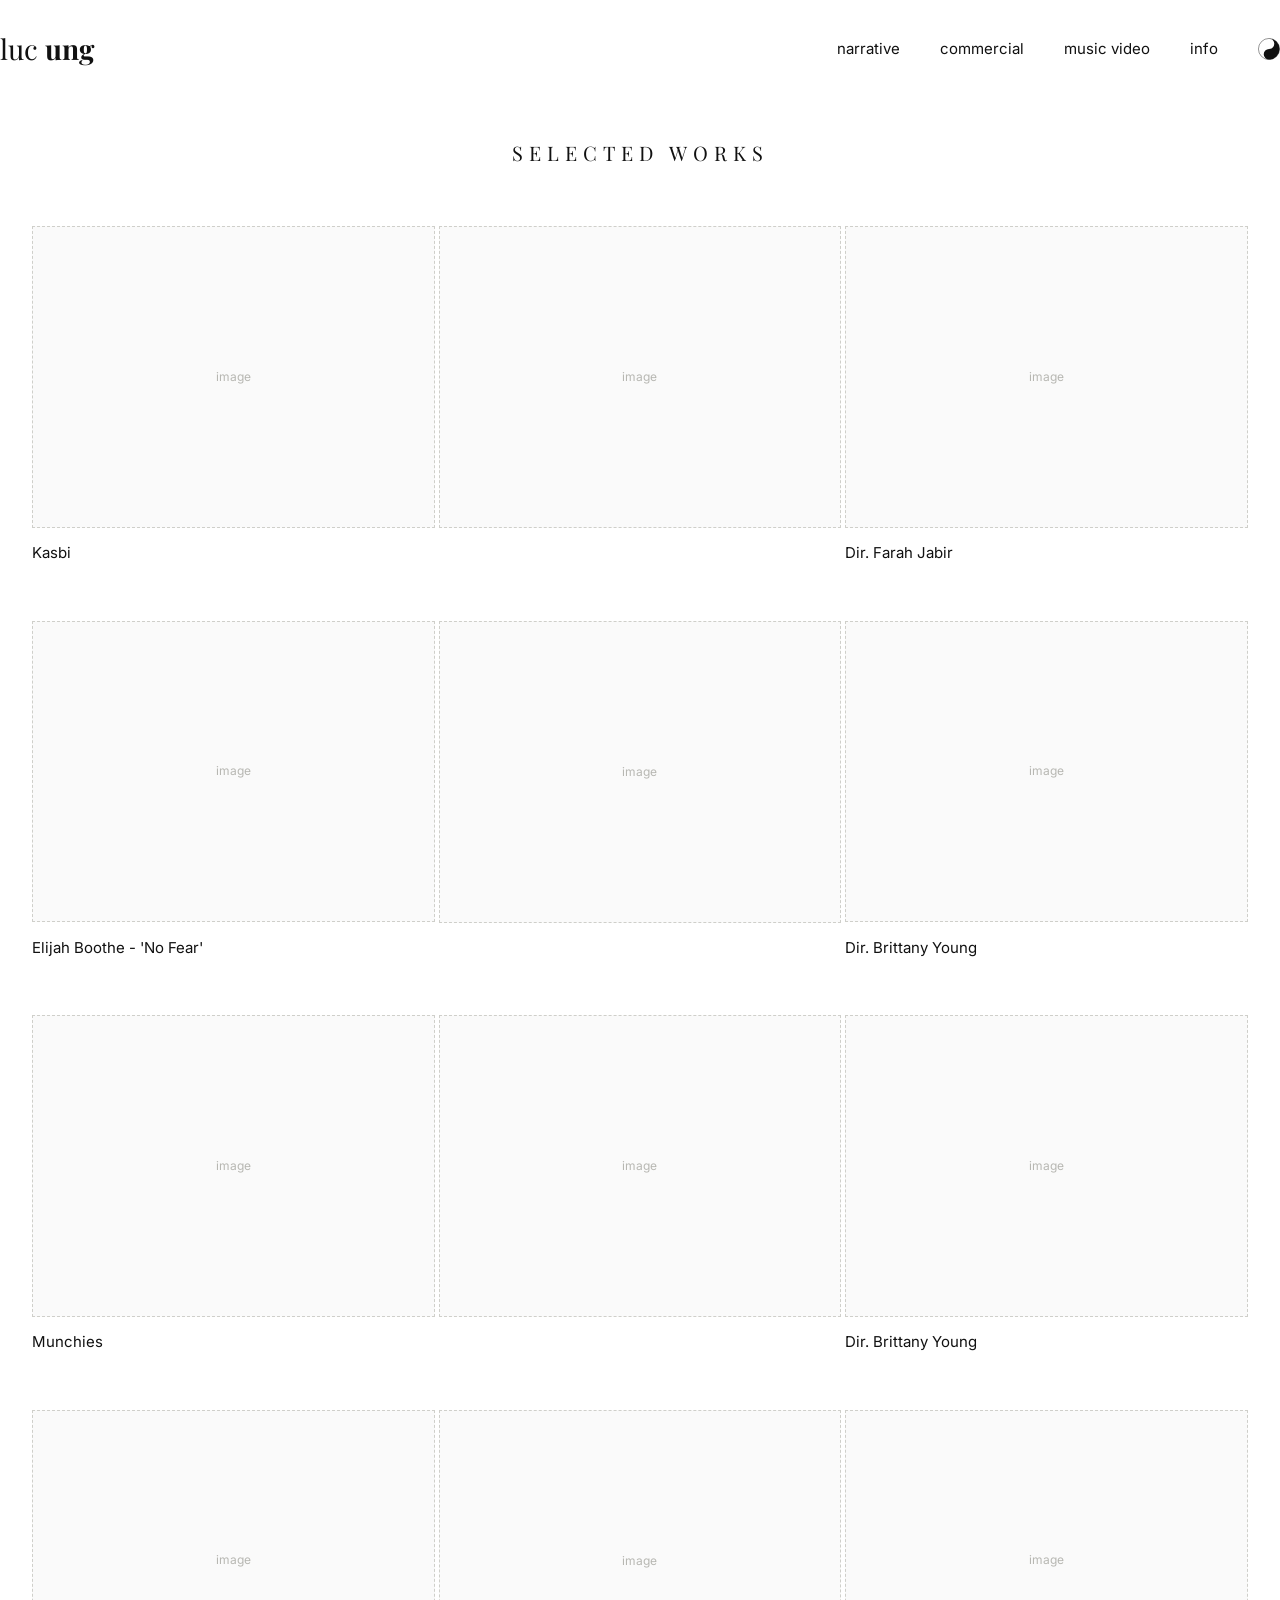
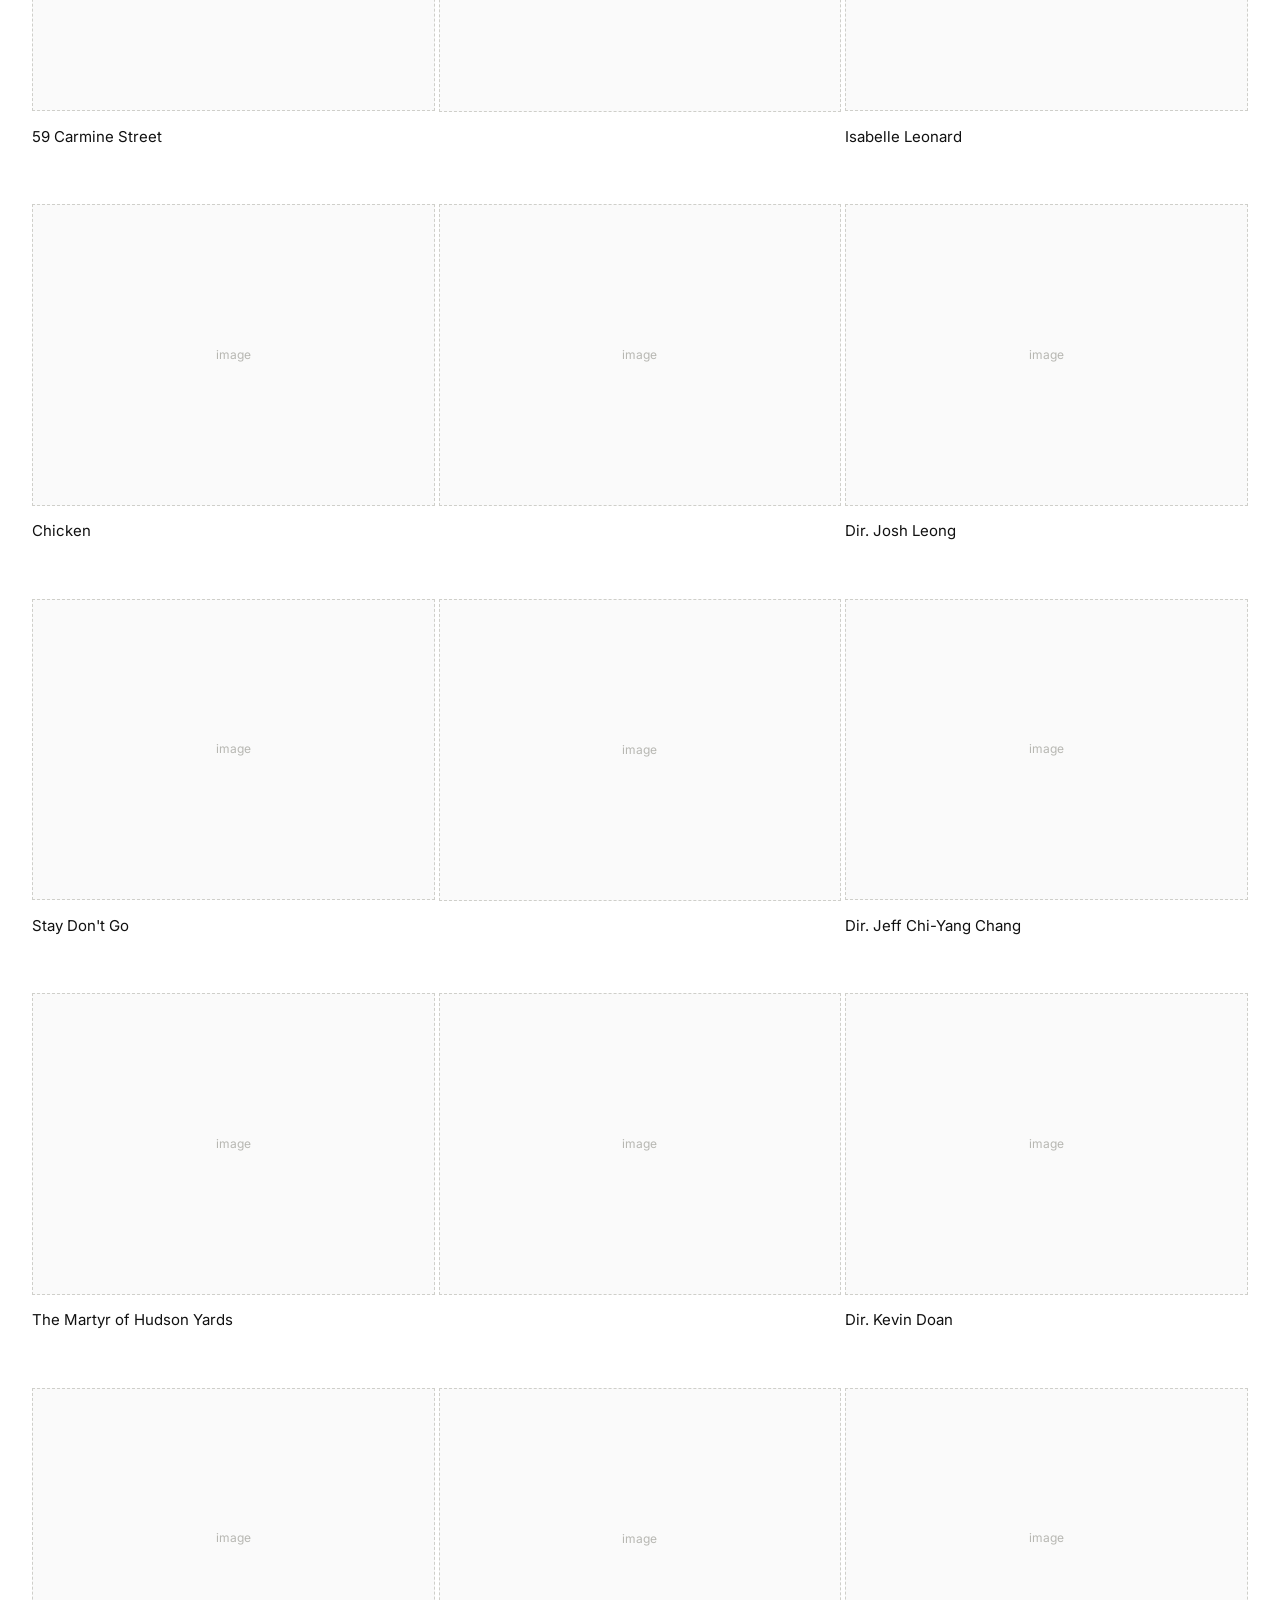
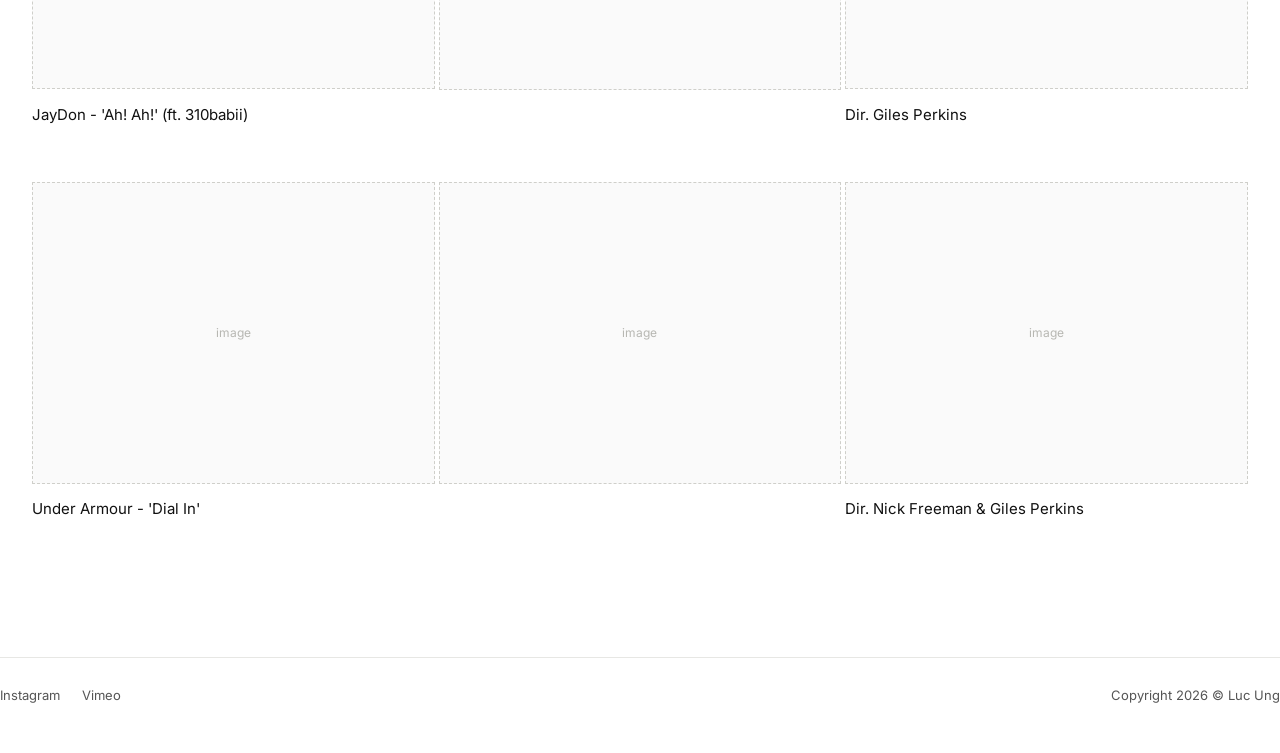
<file: index.html>
<!DOCTYPE html>
<html lang="en">
<head>
<meta charset="UTF-8">
<meta name="viewport" content="width=device-width, initial-scale=1.0">
<title>Luc Ung | Selected Works</title>
<meta name="description" content="Selected works from Luc Ung's filmography">
<link rel="stylesheet" href="styles.css">
</head>
<body>

<header class="site wrap">
  <div class="site-name"><a href="index.html"><span class="luc">luc</span> <span class="ung">ung</span></a></div>
  <nav class="primary">
    <a href="narrative.html">narrative</a>
    <a href="commercial.html">commercial</a>
    <a href="music-video.html">music video</a>
    <a href="info.html">info</a>
    <svg class="yinyang" viewBox="0 0 100 100" aria-hidden="true">
      <circle cx="50" cy="50" r="48" fill="none" stroke="#111" stroke-width="2"/>
      <path d="M50,2 A48,48 0 0,1 50,98 A24,24 0 0,1 50,50 A24,24 0 0,0 50,2 Z" fill="#111"/>
      <circle cx="50" cy="26" r="6" fill="#fff"/>
      <circle cx="50" cy="74" r="6" fill="#111"/>
    </svg>
  </nav>
</header>

<main class="wrap">

  <section class="hero">
    <h1>Selected Works</h1>
  </section>

  <section class="works">

    <div class="work">
      <a href="projects/kasbi.html">
        <div class="triptych">
          <div class="still">image</div>
          <div class="still">image</div>
          <div class="still">image</div>
        </div>
      </a>
      <div class="work-caption">
        <div class="work-title">Kasbi</div>
        <div class="work-dir">Dir. Farah Jabir</div>
      </div>
    </div>

    <div class="work">
      <a href="projects/elijah-boothe-no-fear.html">
        <div class="triptych">
          <div class="still">image</div>
          <div class="still">image</div>
          <div class="still">image</div>
        </div>
      </a>
      <div class="work-caption">
        <div class="work-title">Elijah Boothe - 'No Fear'</div>
        <div class="work-dir">Dir. Brittany Young</div>
      </div>
    </div>

    <div class="work">
      <a href="projects/munchies.html">
        <div class="triptych">
          <div class="still">image</div>
          <div class="still">image</div>
          <div class="still">image</div>
        </div>
      </a>
      <div class="work-caption">
        <div class="work-title">Munchies</div>
        <div class="work-dir">Dir. Brittany Young</div>
      </div>
    </div>

    <div class="work">
      <a href="projects/59-carmine-street.html">
        <div class="triptych">
          <div class="still">image</div>
          <div class="still">image</div>
          <div class="still">image</div>
        </div>
      </a>
      <div class="work-caption">
        <div class="work-title">59 Carmine Street</div>
        <div class="work-dir">Isabelle Leonard</div>
      </div>
    </div>

    <div class="work">
      <a href="projects/chicken.html">
        <div class="triptych">
          <div class="still">image</div>
          <div class="still">image</div>
          <div class="still">image</div>
        </div>
      </a>
      <div class="work-caption">
        <div class="work-title">Chicken</div>
        <div class="work-dir">Dir. Josh Leong</div>
      </div>
    </div>

    <div class="work">
      <a href="projects/stay-dont-go.html">
        <div class="triptych">
          <div class="still">image</div>
          <div class="still">image</div>
          <div class="still">image</div>
        </div>
      </a>
      <div class="work-caption">
        <div class="work-title">Stay Don't Go</div>
        <div class="work-dir">Dir. Jeff Chi-Yang Chang</div>
      </div>
    </div>

    <div class="work">
      <a href="projects/the-martyr-of-hudson-yards.html">
        <div class="triptych">
          <div class="still">image</div>
          <div class="still">image</div>
          <div class="still">image</div>
        </div>
      </a>
      <div class="work-caption">
        <div class="work-title">The Martyr of Hudson Yards</div>
        <div class="work-dir">Dir. Kevin Doan</div>
      </div>
    </div>

    <div class="work">
      <a href="projects/jaydon-ah-ah.html">
        <div class="triptych">
          <div class="still">image</div>
          <div class="still">image</div>
          <div class="still">image</div>
        </div>
      </a>
      <div class="work-caption">
        <div class="work-title">JayDon - 'Ah! Ah!' (ft. 310babii)</div>
        <div class="work-dir">Dir. Giles Perkins</div>
      </div>
    </div>

    <div class="work">
      <a href="projects/under-armour.html">
        <div class="triptych">
          <div class="still">image</div>
          <div class="still">image</div>
          <div class="still">image</div>
        </div>
      </a>
      <div class="work-caption">
        <div class="work-title">Under Armour - 'Dial In'</div>
        <div class="work-dir">Dir. Nick Freeman &amp; Giles Perkins</div>
      </div>
    </div>

  </section>

</main>

<footer class="site wrap">
  <div>
    <a href="https://www.instagram.com/luc.ung/" target="_blank" rel="noopener">Instagram</a>
    <a href="https://vimeo.com/lucung" target="_blank" rel="noopener">Vimeo</a>
  </div>
  <div>Copyright 2026 © Luc Ung</div>
</footer>

</body>
</html>
</file>
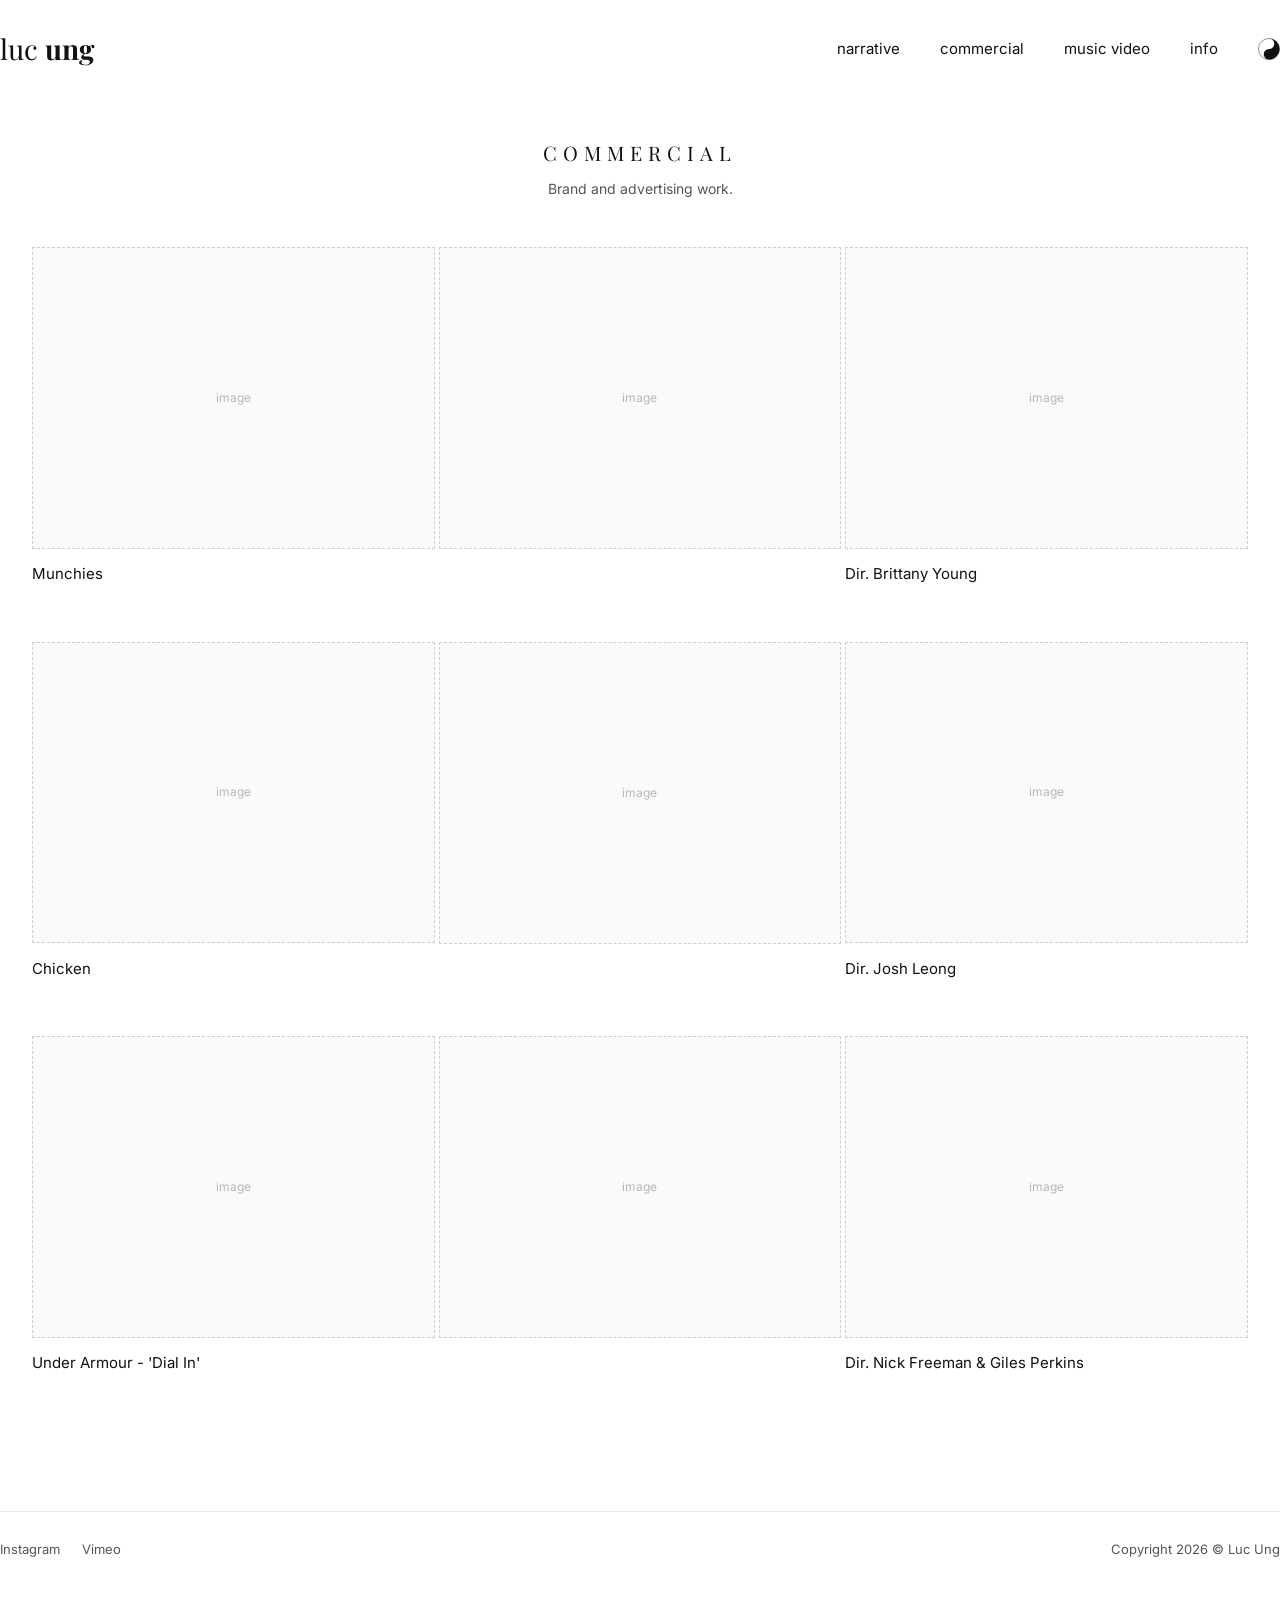
<file: commercial.html>
<!DOCTYPE html>
<html lang="en">
<head>
<meta charset="UTF-8">
<meta name="viewport" content="width=device-width, initial-scale=1.0">
<title>Commercial | Luc Ung</title>
<link rel="stylesheet" href="styles.css">
</head>
<body>

<header class="site wrap">
  <div class="site-name"><a href="index.html"><span class="luc">luc</span> <span class="ung">ung</span></a></div>
  <nav class="primary">
    <a href="narrative.html">narrative</a>
    <a href="commercial.html">commercial</a>
    <a href="music-video.html">music video</a>
    <a href="info.html">info</a>
    <svg class="yinyang" viewBox="0 0 100 100" aria-hidden="true">
      <circle cx="50" cy="50" r="48" fill="none" stroke="#111" stroke-width="2"/>
      <path d="M50,2 A48,48 0 0,1 50,98 A24,24 0 0,1 50,50 A24,24 0 0,0 50,2 Z" fill="#111"/>
      <circle cx="50" cy="26" r="6" fill="#fff"/>
      <circle cx="50" cy="74" r="6" fill="#111"/>
    </svg>
  </nav>
</header>

<main class="wrap">

  <section class="hero">
    <h1>Commercial</h1>
    <p>Brand and advertising work.</p>
  </section>

  <section class="works">
    <div class="work">
      <a href="projects/munchies.html">
        <div class="triptych">
          <div class="still">image</div>
          <div class="still">image</div>
          <div class="still">image</div>
        </div>
      </a>
      <div class="work-caption">
        <div class="work-title">Munchies</div>
        <div class="work-dir">Dir. Brittany Young</div>
      </div>
    </div>
    <div class="work">
      <a href="projects/chicken.html">
        <div class="triptych">
          <div class="still">image</div>
          <div class="still">image</div>
          <div class="still">image</div>
        </div>
      </a>
      <div class="work-caption">
        <div class="work-title">Chicken</div>
        <div class="work-dir">Dir. Josh Leong</div>
      </div>
    </div>
    <div class="work">
      <a href="projects/under-armour.html">
        <div class="triptych">
          <div class="still">image</div>
          <div class="still">image</div>
          <div class="still">image</div>
        </div>
      </a>
      <div class="work-caption">
        <div class="work-title">Under Armour - 'Dial In'</div>
        <div class="work-dir">Dir. Nick Freeman &amp; Giles Perkins</div>
      </div>
    </div>
  </section>

</main>

<footer class="site wrap">
  <div>
    <a href="https://www.instagram.com/luc.ung/" target="_blank" rel="noopener">Instagram</a>
    <a href="https://vimeo.com/lucung" target="_blank" rel="noopener">Vimeo</a>
  </div>
  <div>Copyright 2026 © Luc Ung</div>
</footer>

</body>
</html>
</file>
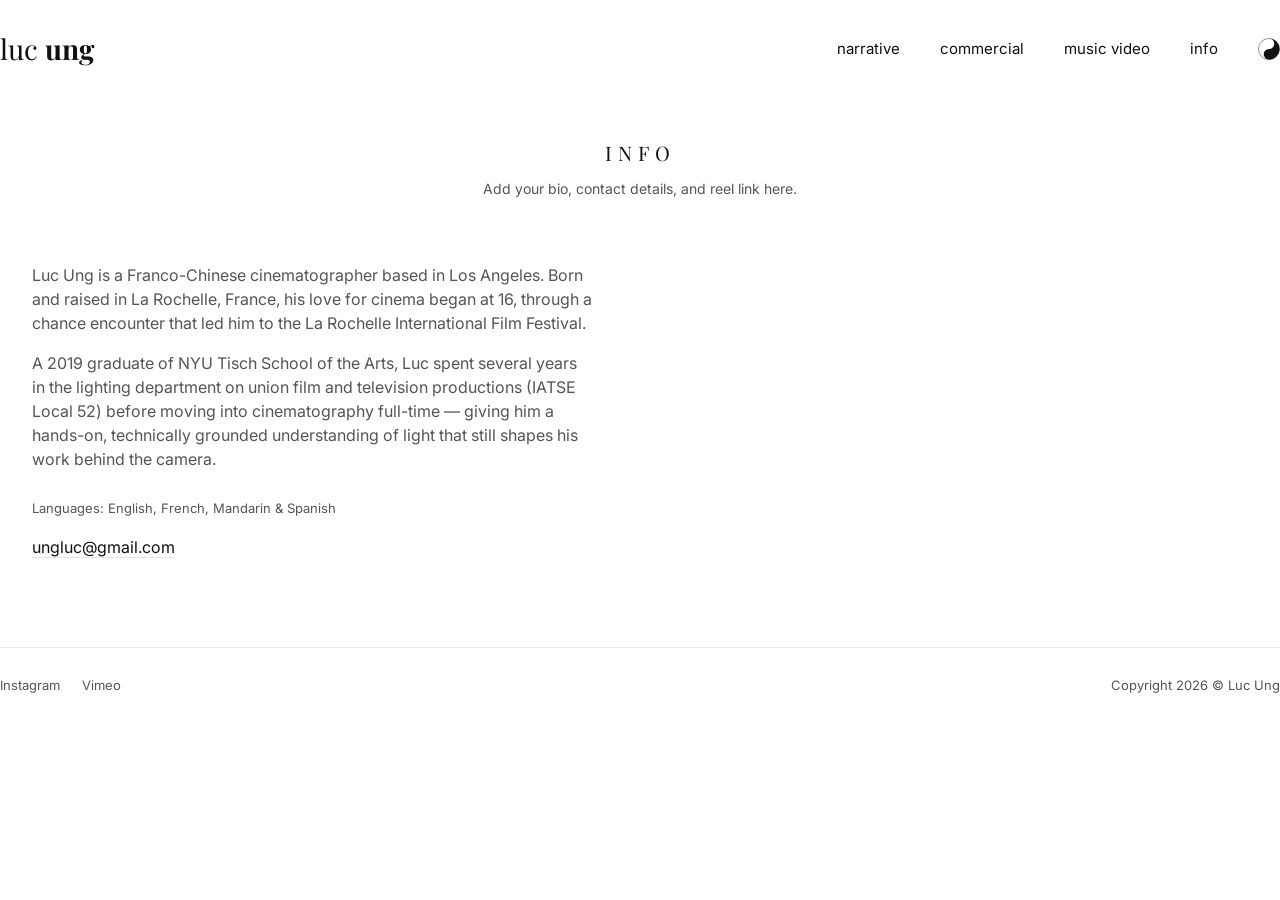
<file: info.html>
<!DOCTYPE html>
<html lang="en">
<head>
<meta charset="UTF-8">
<meta name="viewport" content="width=device-width, initial-scale=1.0">
<title>Info | Luc Ung</title>
<link rel="stylesheet" href="styles.css">
</head>
<body>

<header class="site wrap">
  <div class="site-name"><a href="index.html"><span class="luc">luc</span> <span class="ung">ung</span></a></div>
  <nav class="primary">
    <a href="narrative.html">narrative</a>
    <a href="commercial.html">commercial</a>
    <a href="music-video.html">music video</a>
    <a href="info.html">info</a>
    <svg class="yinyang" viewBox="0 0 100 100" aria-hidden="true">
      <circle cx="50" cy="50" r="48" fill="none" stroke="#111" stroke-width="2"/>
      <path d="M50,2 A48,48 0 0,1 50,98 A24,24 0 0,1 50,50 A24,24 0 0,0 50,2 Z" fill="#111"/>
      <circle cx="50" cy="26" r="6" fill="#fff"/>
      <circle cx="50" cy="74" r="6" fill="#111"/>
    </svg>
  </nav>
</header>

<main class="wrap">

  <section class="hero">
    <h1>Info</h1>
    <p>Add your bio, contact details, and reel link here.</p>
  </section>

  <section style="padding-bottom:72px;">
    <p style="max-width:56ch; color:var(--muted);">
      Luc Ung is a Franco-Chinese cinematographer based in Los Angeles. Born and raised in La Rochelle, France, his love for cinema began at 16, through a chance encounter that led him to the La Rochelle International Film Festival.
    </p>
    <p style="max-width:56ch; color:var(--muted); margin-top:16px;">
      A 2019 graduate of NYU Tisch School of the Arts, Luc spent several years in the lighting department on union film and television productions (IATSE Local 52) before moving into cinematography full-time — giving him a hands-on, technically grounded understanding of light that still shapes his work behind the camera.
    </p>
    <p style="margin-top:28px; color:var(--muted); font-size:13px;">
      Languages: English, French, Mandarin &amp; Spanish
    </p>
    <p style="margin-top:16px;">
      <a href="mailto:ungluc@gmail.com" style="border-bottom:1px solid var(--line);">ungluc@gmail.com</a>
    </p>
  </section>

</main>

<footer class="site wrap">
  <div>
    <a href="https://www.instagram.com/luc.ung/" target="_blank" rel="noopener">Instagram</a>
    <a href="https://vimeo.com/lucung" target="_blank" rel="noopener">Vimeo</a>
  </div>
  <div>Copyright 2026 © Luc Ung</div>
</footer>

</body>
</html>
</file>
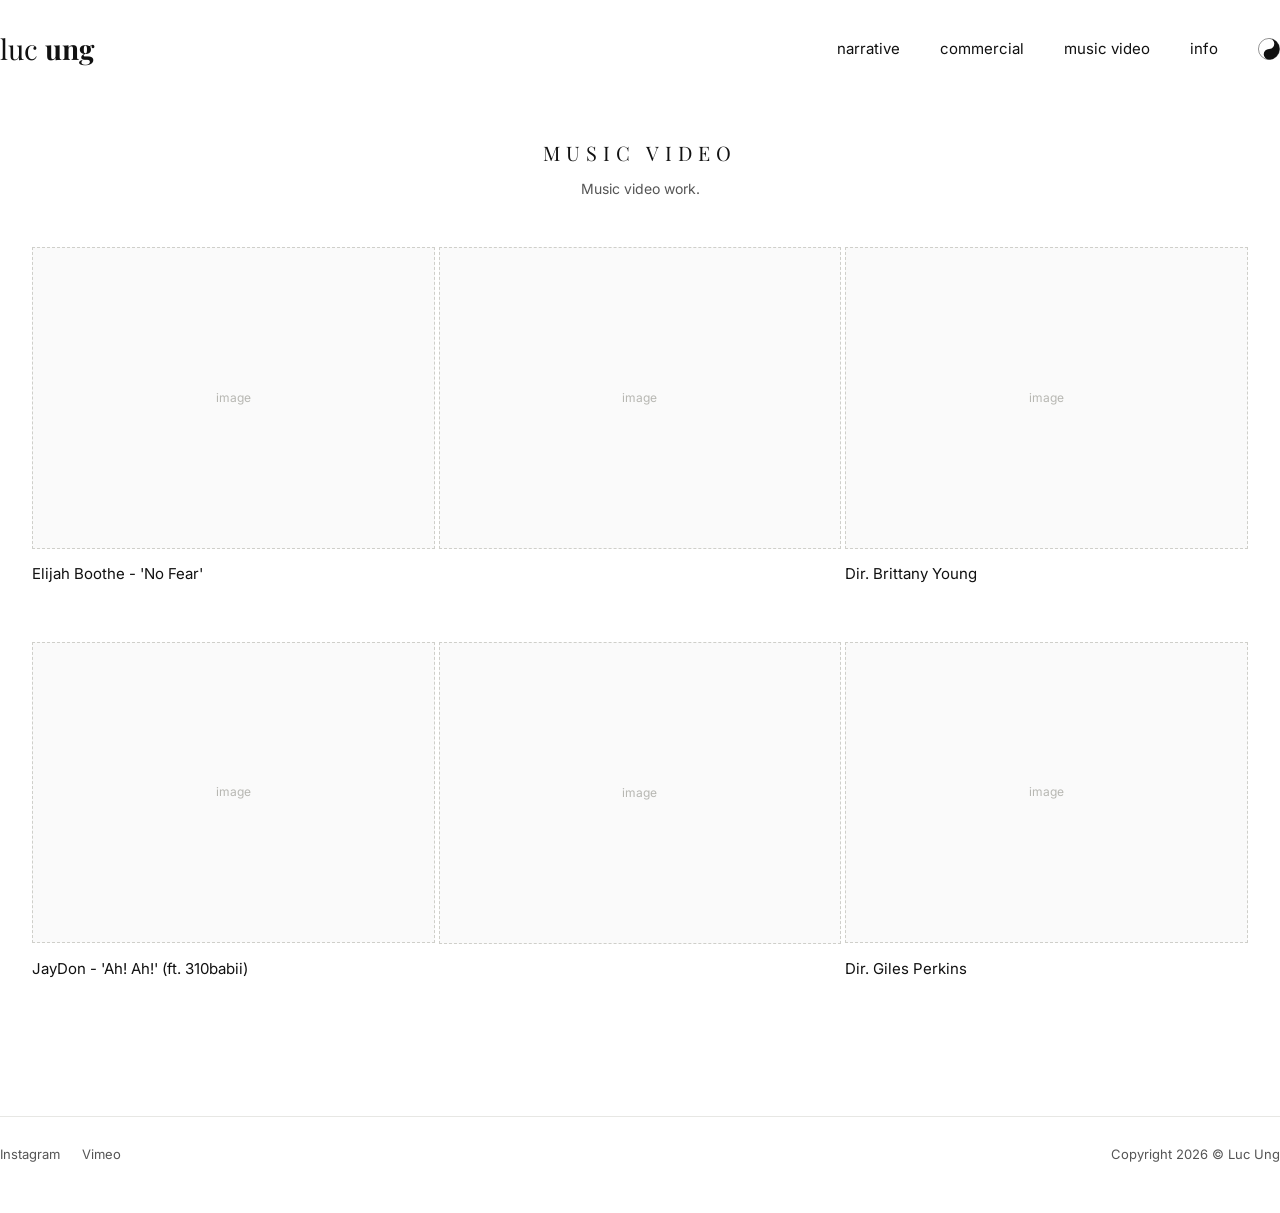
<file: music-video.html>
<!DOCTYPE html>
<html lang="en">
<head>
<meta charset="UTF-8">
<meta name="viewport" content="width=device-width, initial-scale=1.0">
<title>Music Video | Luc Ung</title>
<link rel="stylesheet" href="styles.css">
</head>
<body>

<header class="site wrap">
  <div class="site-name"><a href="index.html"><span class="luc">luc</span> <span class="ung">ung</span></a></div>
  <nav class="primary">
    <a href="narrative.html">narrative</a>
    <a href="commercial.html">commercial</a>
    <a href="music-video.html">music video</a>
    <a href="info.html">info</a>
    <svg class="yinyang" viewBox="0 0 100 100" aria-hidden="true">
      <circle cx="50" cy="50" r="48" fill="none" stroke="#111" stroke-width="2"/>
      <path d="M50,2 A48,48 0 0,1 50,98 A24,24 0 0,1 50,50 A24,24 0 0,0 50,2 Z" fill="#111"/>
      <circle cx="50" cy="26" r="6" fill="#fff"/>
      <circle cx="50" cy="74" r="6" fill="#111"/>
    </svg>
  </nav>
</header>

<main class="wrap">

  <section class="hero">
    <h1>Music video</h1>
    <p>Music video work.</p>
  </section>

  <section class="works">
    <div class="work">
      <a href="projects/elijah-boothe-no-fear.html">
        <div class="triptych">
          <div class="still">image</div>
          <div class="still">image</div>
          <div class="still">image</div>
        </div>
      </a>
      <div class="work-caption">
        <div class="work-title">Elijah Boothe - 'No Fear'</div>
        <div class="work-dir">Dir. Brittany Young</div>
      </div>
    </div>
    <div class="work">
      <a href="projects/jaydon-ah-ah.html">
        <div class="triptych">
          <div class="still">image</div>
          <div class="still">image</div>
          <div class="still">image</div>
        </div>
      </a>
      <div class="work-caption">
        <div class="work-title">JayDon - 'Ah! Ah!' (ft. 310babii)</div>
        <div class="work-dir">Dir. Giles Perkins</div>
      </div>
    </div>
  </section>

</main>

<footer class="site wrap">
  <div>
    <a href="https://www.instagram.com/luc.ung/" target="_blank" rel="noopener">Instagram</a>
    <a href="https://vimeo.com/lucung" target="_blank" rel="noopener">Vimeo</a>
  </div>
  <div>Copyright 2026 © Luc Ung</div>
</footer>

</body>
</html>
</file>
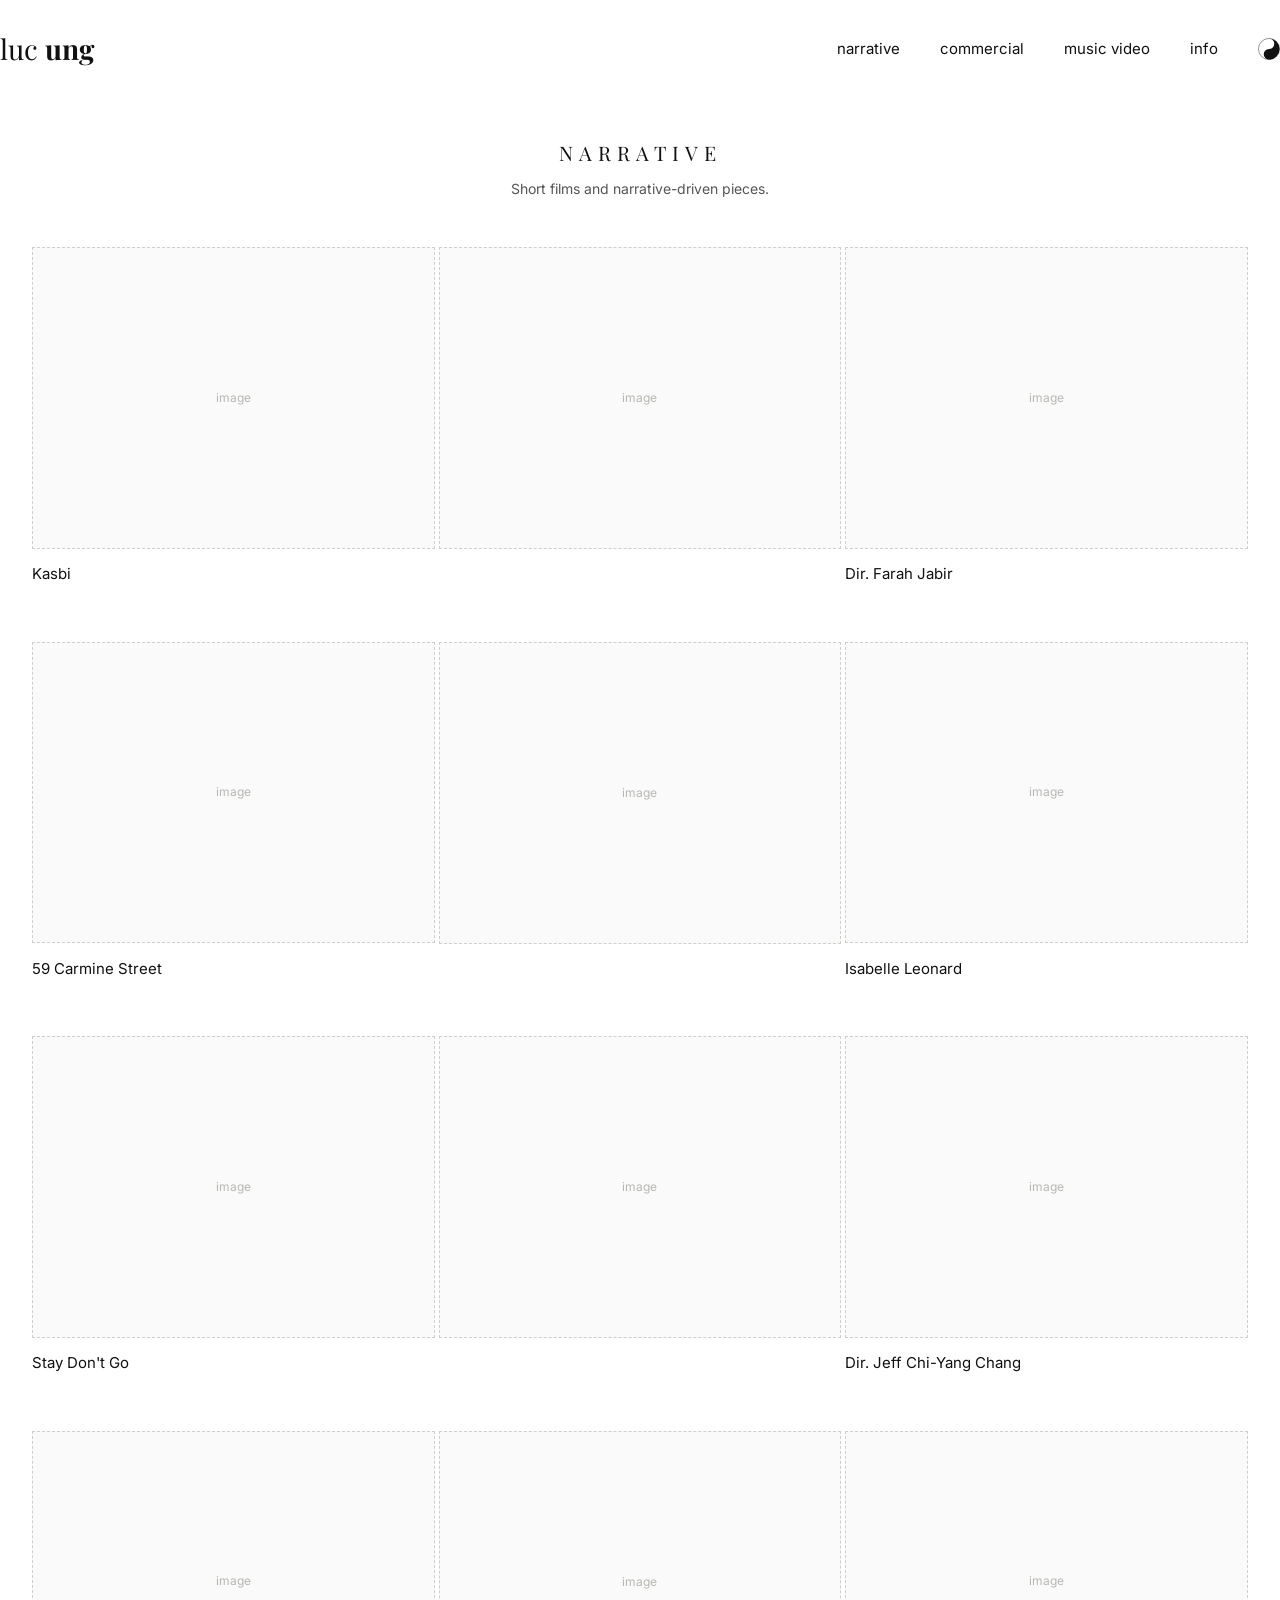
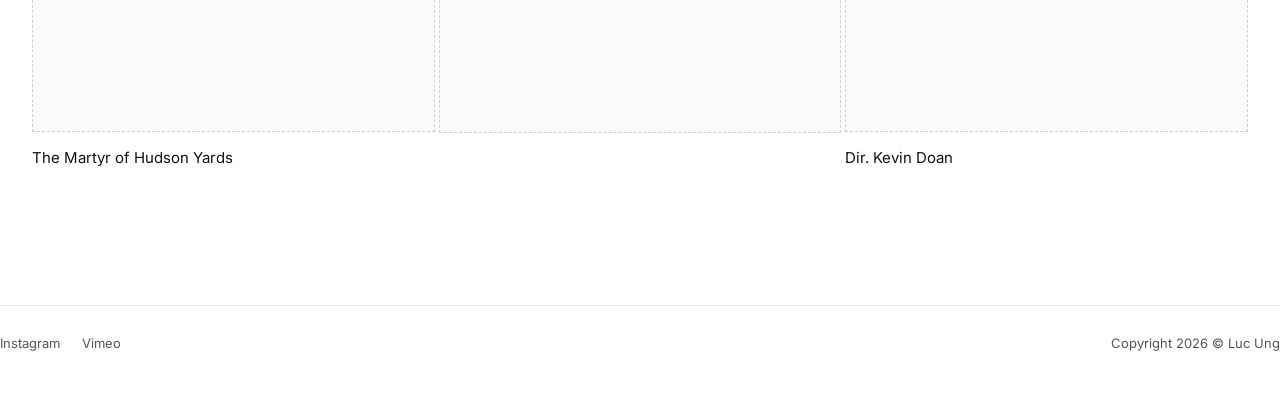
<file: narrative.html>
<!DOCTYPE html>
<html lang="en">
<head>
<meta charset="UTF-8">
<meta name="viewport" content="width=device-width, initial-scale=1.0">
<title>Narrative | Luc Ung</title>
<link rel="stylesheet" href="styles.css">
</head>
<body>

<header class="site wrap">
  <div class="site-name"><a href="index.html"><span class="luc">luc</span> <span class="ung">ung</span></a></div>
  <nav class="primary">
    <a href="narrative.html">narrative</a>
    <a href="commercial.html">commercial</a>
    <a href="music-video.html">music video</a>
    <a href="info.html">info</a>
    <svg class="yinyang" viewBox="0 0 100 100" aria-hidden="true">
      <circle cx="50" cy="50" r="48" fill="none" stroke="#111" stroke-width="2"/>
      <path d="M50,2 A48,48 0 0,1 50,98 A24,24 0 0,1 50,50 A24,24 0 0,0 50,2 Z" fill="#111"/>
      <circle cx="50" cy="26" r="6" fill="#fff"/>
      <circle cx="50" cy="74" r="6" fill="#111"/>
    </svg>
  </nav>
</header>

<main class="wrap">

  <section class="hero">
    <h1>Narrative</h1>
    <p>Short films and narrative-driven pieces.</p>
  </section>

  <section class="works">
    <div class="work">
      <a href="projects/kasbi.html">
        <div class="triptych">
          <div class="still">image</div>
          <div class="still">image</div>
          <div class="still">image</div>
        </div>
      </a>
      <div class="work-caption">
        <div class="work-title">Kasbi</div>
        <div class="work-dir">Dir. Farah Jabir</div>
      </div>
    </div>
    <div class="work">
      <a href="projects/59-carmine-street.html">
        <div class="triptych">
          <div class="still">image</div>
          <div class="still">image</div>
          <div class="still">image</div>
        </div>
      </a>
      <div class="work-caption">
        <div class="work-title">59 Carmine Street</div>
        <div class="work-dir">Isabelle Leonard</div>
      </div>
    </div>
    <div class="work">
      <a href="projects/stay-dont-go.html">
        <div class="triptych">
          <div class="still">image</div>
          <div class="still">image</div>
          <div class="still">image</div>
        </div>
      </a>
      <div class="work-caption">
        <div class="work-title">Stay Don't Go</div>
        <div class="work-dir">Dir. Jeff Chi-Yang Chang</div>
      </div>
    </div>
    <div class="work">
      <a href="projects/the-martyr-of-hudson-yards.html">
        <div class="triptych">
          <div class="still">image</div>
          <div class="still">image</div>
          <div class="still">image</div>
        </div>
      </a>
      <div class="work-caption">
        <div class="work-title">The Martyr of Hudson Yards</div>
        <div class="work-dir">Dir. Kevin Doan</div>
      </div>
    </div>
  </section>

</main>

<footer class="site wrap">
  <div>
    <a href="https://www.instagram.com/luc.ung/" target="_blank" rel="noopener">Instagram</a>
    <a href="https://vimeo.com/lucung" target="_blank" rel="noopener">Vimeo</a>
  </div>
  <div>Copyright 2026 © Luc Ung</div>
</footer>

</body>
</html>
</file>
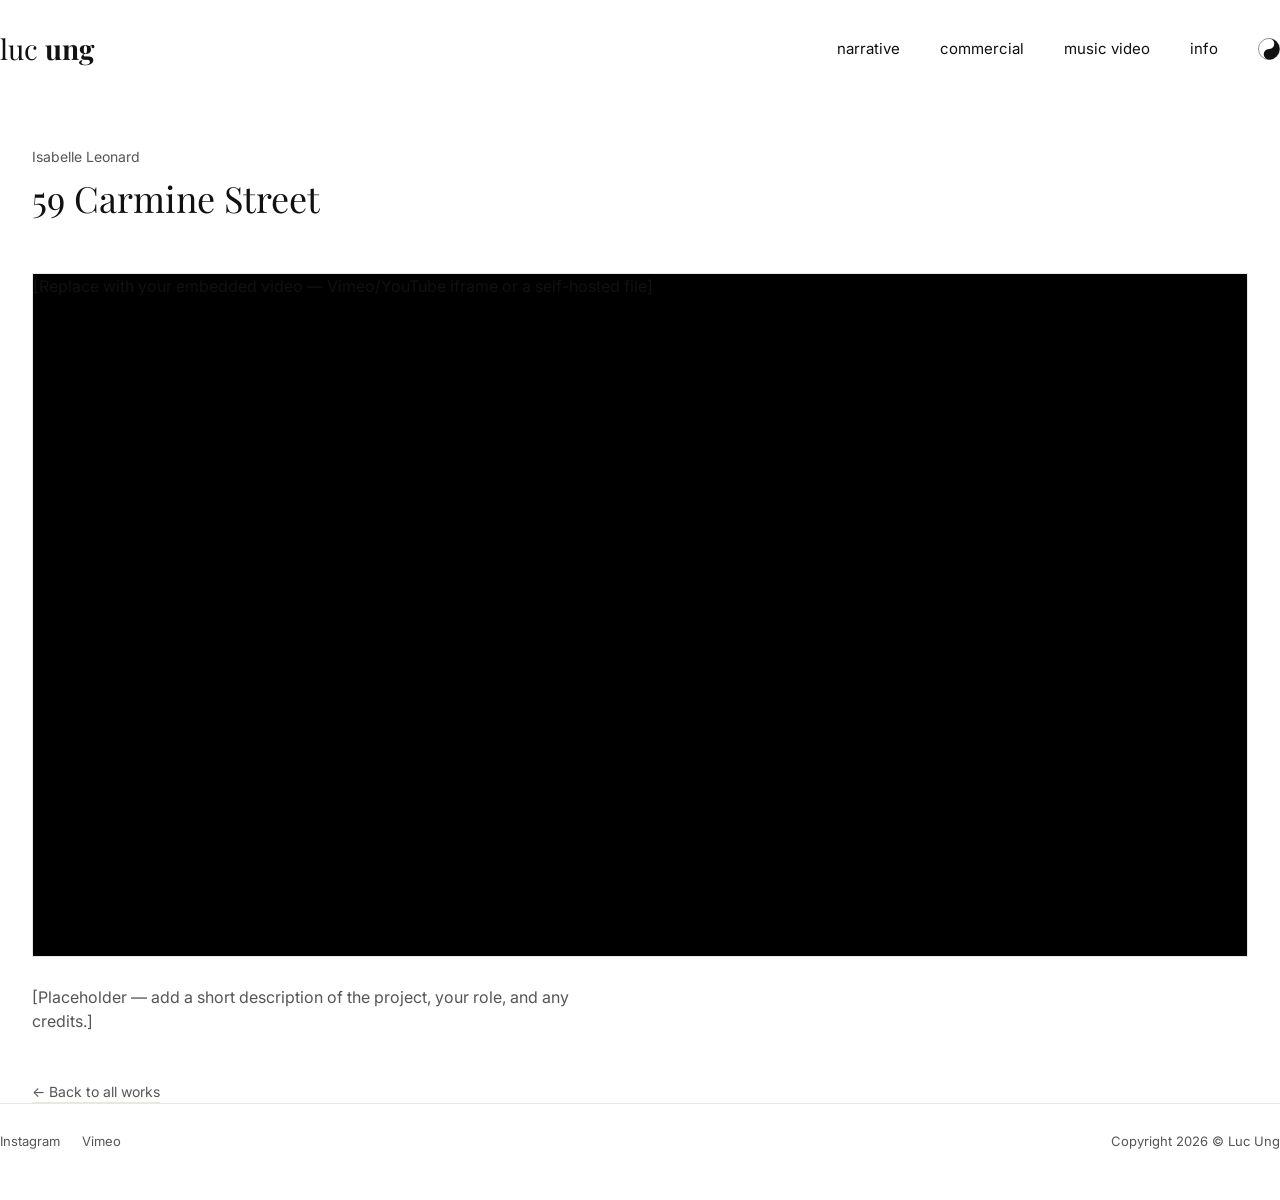
<file: projects/59-carmine-street.html>
<!DOCTYPE html>
<html lang="en">
<head>
<meta charset="UTF-8">
<meta name="viewport" content="width=device-width, initial-scale=1.0">
<title>59 Carmine Street | Luc Ung</title>
<link rel="stylesheet" href="../styles.css">
</head>
<body>

<header class="site wrap">
  <div class="site-name"><a href="../index.html"><span class="luc">luc</span> <span class="ung">ung</span></a></div>
  <nav class="primary">
    <a href="../narrative.html">narrative</a>
    <a href="../commercial.html">commercial</a>
    <a href="../music-video.html">music video</a>
    <a href="../info.html">info</a>
    <svg class="yinyang" viewBox="0 0 100 100" aria-hidden="true">
      <circle cx="50" cy="50" r="48" fill="none" stroke="#111" stroke-width="2"/>
      <path d="M50,2 A48,48 0 0,1 50,98 A24,24 0 0,1 50,50 A24,24 0 0,0 50,2 Z" fill="#111"/>
      <circle cx="50" cy="26" r="6" fill="#fff"/>
      <circle cx="50" cy="74" r="6" fill="#111"/>
    </svg>
  </nav>
</header>

<main class="wrap">
  <section class="project-hero">
    <p class="kicker">Isabelle Leonard</p>
    <h1>59 Carmine Street</h1>
  </section>

  <div class="video-frame">
    [Replace with your embedded video — Vimeo/YouTube iframe or a self-hosted file]
  </div>

  <p style="color:var(--muted); max-width:56ch;">
    [Placeholder — add a short description of the project, your role, and any credits.]
  </p>

  <a href="../index.html" class="back-link">&larr; Back to all works</a>
</main>

<footer class="site wrap">
  <div>
    <a href="https://www.instagram.com/luc.ung/" target="_blank" rel="noopener">Instagram</a>
    <a href="https://vimeo.com/lucung" target="_blank" rel="noopener">Vimeo</a>
  </div>
  <div>Copyright 2026 © Luc Ung</div>
</footer>

</body>
</html>
</file>
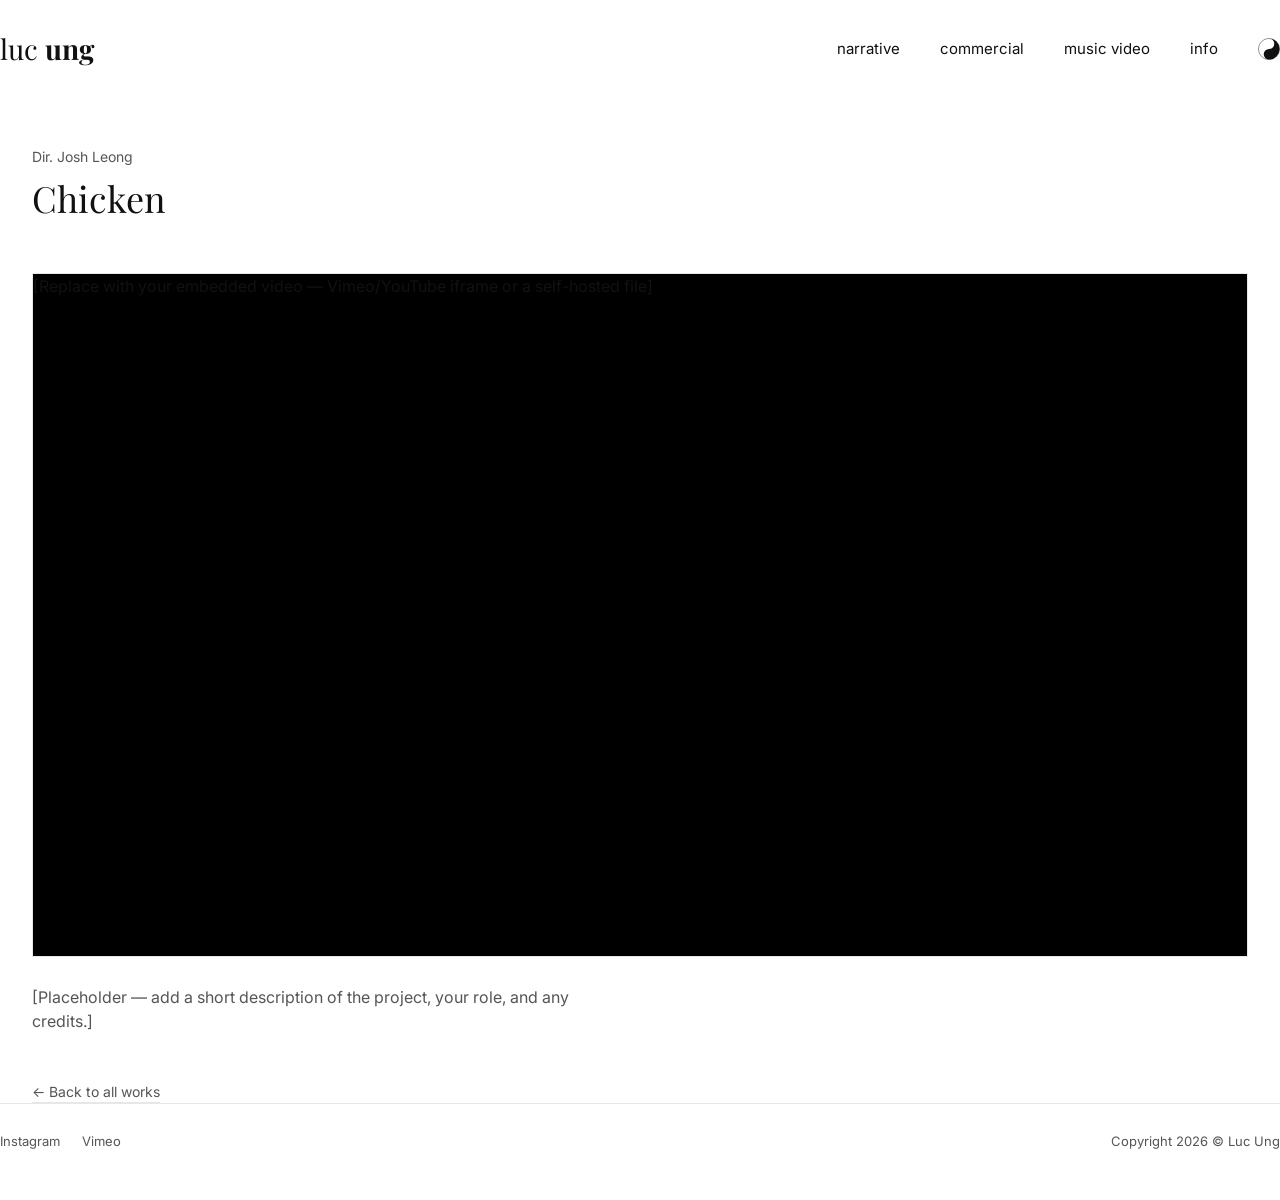
<file: projects/chicken.html>
<!DOCTYPE html>
<html lang="en">
<head>
<meta charset="UTF-8">
<meta name="viewport" content="width=device-width, initial-scale=1.0">
<title>Chicken | Luc Ung</title>
<link rel="stylesheet" href="../styles.css">
</head>
<body>

<header class="site wrap">
  <div class="site-name"><a href="../index.html"><span class="luc">luc</span> <span class="ung">ung</span></a></div>
  <nav class="primary">
    <a href="../narrative.html">narrative</a>
    <a href="../commercial.html">commercial</a>
    <a href="../music-video.html">music video</a>
    <a href="../info.html">info</a>
    <svg class="yinyang" viewBox="0 0 100 100" aria-hidden="true">
      <circle cx="50" cy="50" r="48" fill="none" stroke="#111" stroke-width="2"/>
      <path d="M50,2 A48,48 0 0,1 50,98 A24,24 0 0,1 50,50 A24,24 0 0,0 50,2 Z" fill="#111"/>
      <circle cx="50" cy="26" r="6" fill="#fff"/>
      <circle cx="50" cy="74" r="6" fill="#111"/>
    </svg>
  </nav>
</header>

<main class="wrap">
  <section class="project-hero">
    <p class="kicker">Dir. Josh Leong</p>
    <h1>Chicken</h1>
  </section>

  <div class="video-frame">
    [Replace with your embedded video — Vimeo/YouTube iframe or a self-hosted file]
  </div>

  <p style="color:var(--muted); max-width:56ch;">
    [Placeholder — add a short description of the project, your role, and any credits.]
  </p>

  <a href="../index.html" class="back-link">&larr; Back to all works</a>
</main>

<footer class="site wrap">
  <div>
    <a href="https://www.instagram.com/luc.ung/" target="_blank" rel="noopener">Instagram</a>
    <a href="https://vimeo.com/lucung" target="_blank" rel="noopener">Vimeo</a>
  </div>
  <div>Copyright 2026 © Luc Ung</div>
</footer>

</body>
</html>
</file>
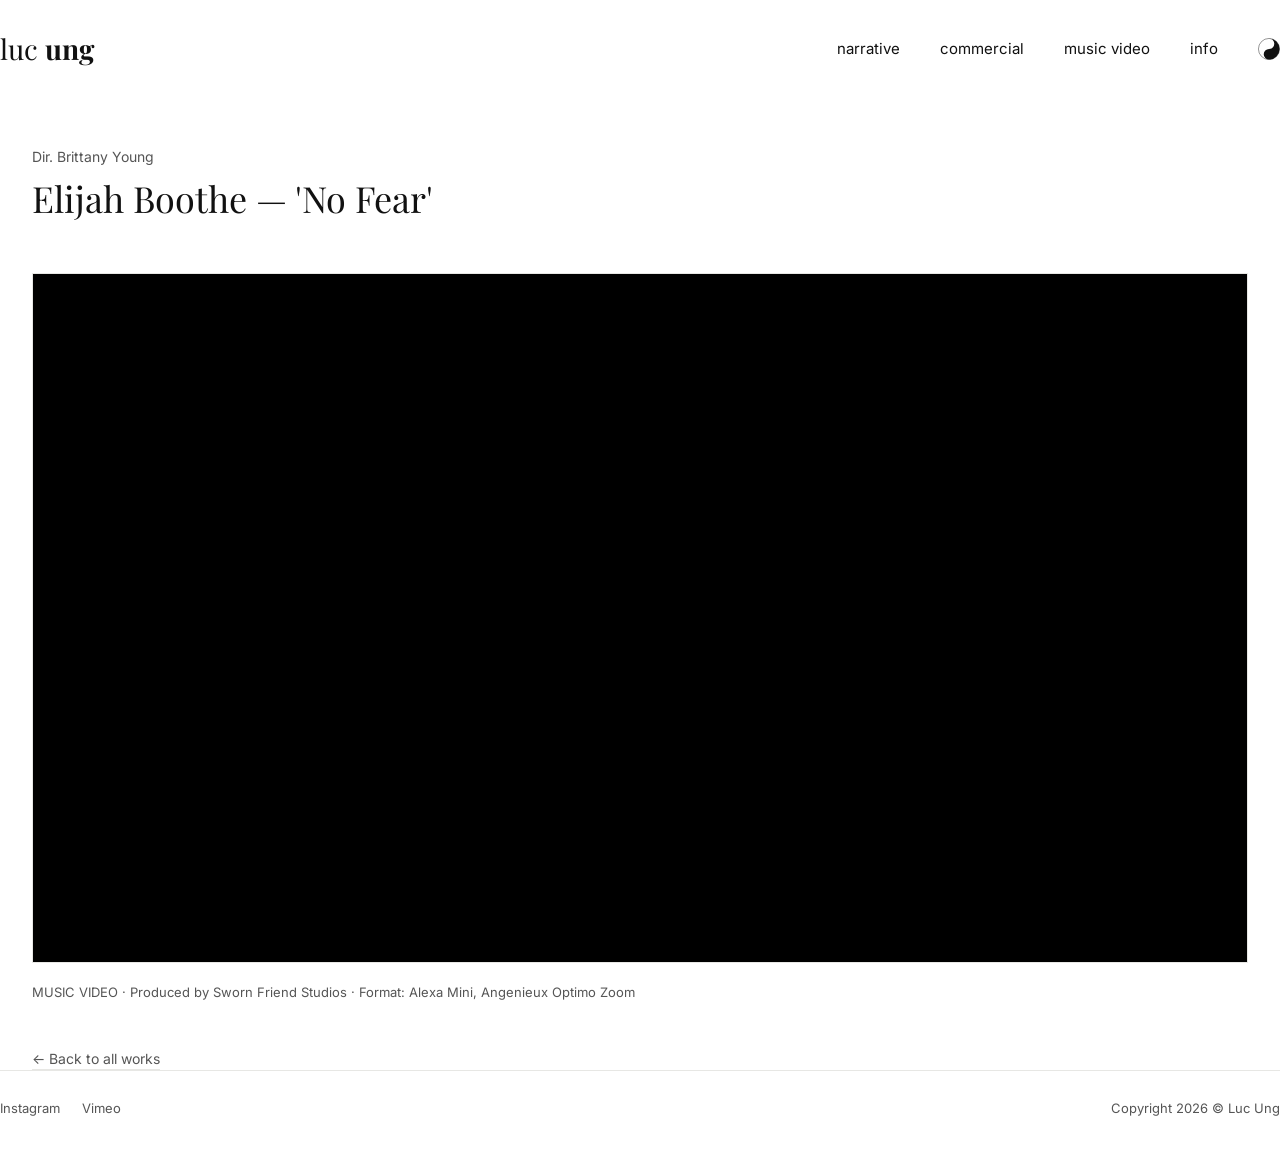
<file: projects/elijah-boothe-no-fear.html>
<!DOCTYPE html>
<html lang="en">
<head>
<meta charset="UTF-8">
<meta name="viewport" content="width=device-width, initial-scale=1.0">
<title>Elijah Boothe — 'No Fear' | Luc Ung</title>
<link rel="stylesheet" href="../styles.css">
</head>
<body>

<header class="site wrap">
  <div class="site-name"><a href="../index.html"><span class="luc">luc</span> <span class="ung">ung</span></a></div>
  <nav class="primary">
    <a href="../narrative.html">narrative</a>
    <a href="../commercial.html">commercial</a>
    <a href="../music-video.html">music video</a>
    <a href="../info.html">info</a>
    <svg class="yinyang" viewBox="0 0 100 100" aria-hidden="true">
      <circle cx="50" cy="50" r="48" fill="none" stroke="#111" stroke-width="2"/>
      <path d="M50,2 A48,48 0 0,1 50,98 A24,24 0 0,1 50,50 A24,24 0 0,0 50,2 Z" fill="#111"/>
      <circle cx="50" cy="26" r="6" fill="#fff"/>
      <circle cx="50" cy="74" r="6" fill="#111"/>
    </svg>
  </nav>
</header>

<main class="wrap">
  <section class="project-hero">
    <p class="kicker">Dir. Brittany Young</p>
    <h1>Elijah Boothe — 'No Fear'</h1>
  </section>

  <div class="video-frame" style="aspect-ratio:16/9; padding:0; background:#000;">
    <iframe style="width:100%; height:100%; border:0;" src="https://www.youtube.com/embed/ilUAftV9hRY" title="Elijah Boothe - No Fear" allowfullscreen></iframe>
  </div>

  <p style="color:var(--muted); font-size:13px; margin-top:-8px;">
    MUSIC VIDEO &middot; Produced by Sworn Friend Studios &middot; Format: Alexa Mini, Angenieux Optimo Zoom
  </p>

  <a href="../index.html" class="back-link">&larr; Back to all works</a>
</main>

<footer class="site wrap">
  <div>
    <a href="https://www.instagram.com/luc.ung/" target="_blank" rel="noopener">Instagram</a>
    <a href="https://vimeo.com/lucung" target="_blank" rel="noopener">Vimeo</a>
  </div>
  <div>Copyright 2026 © Luc Ung</div>
</footer>

</body>
</html>
</file>
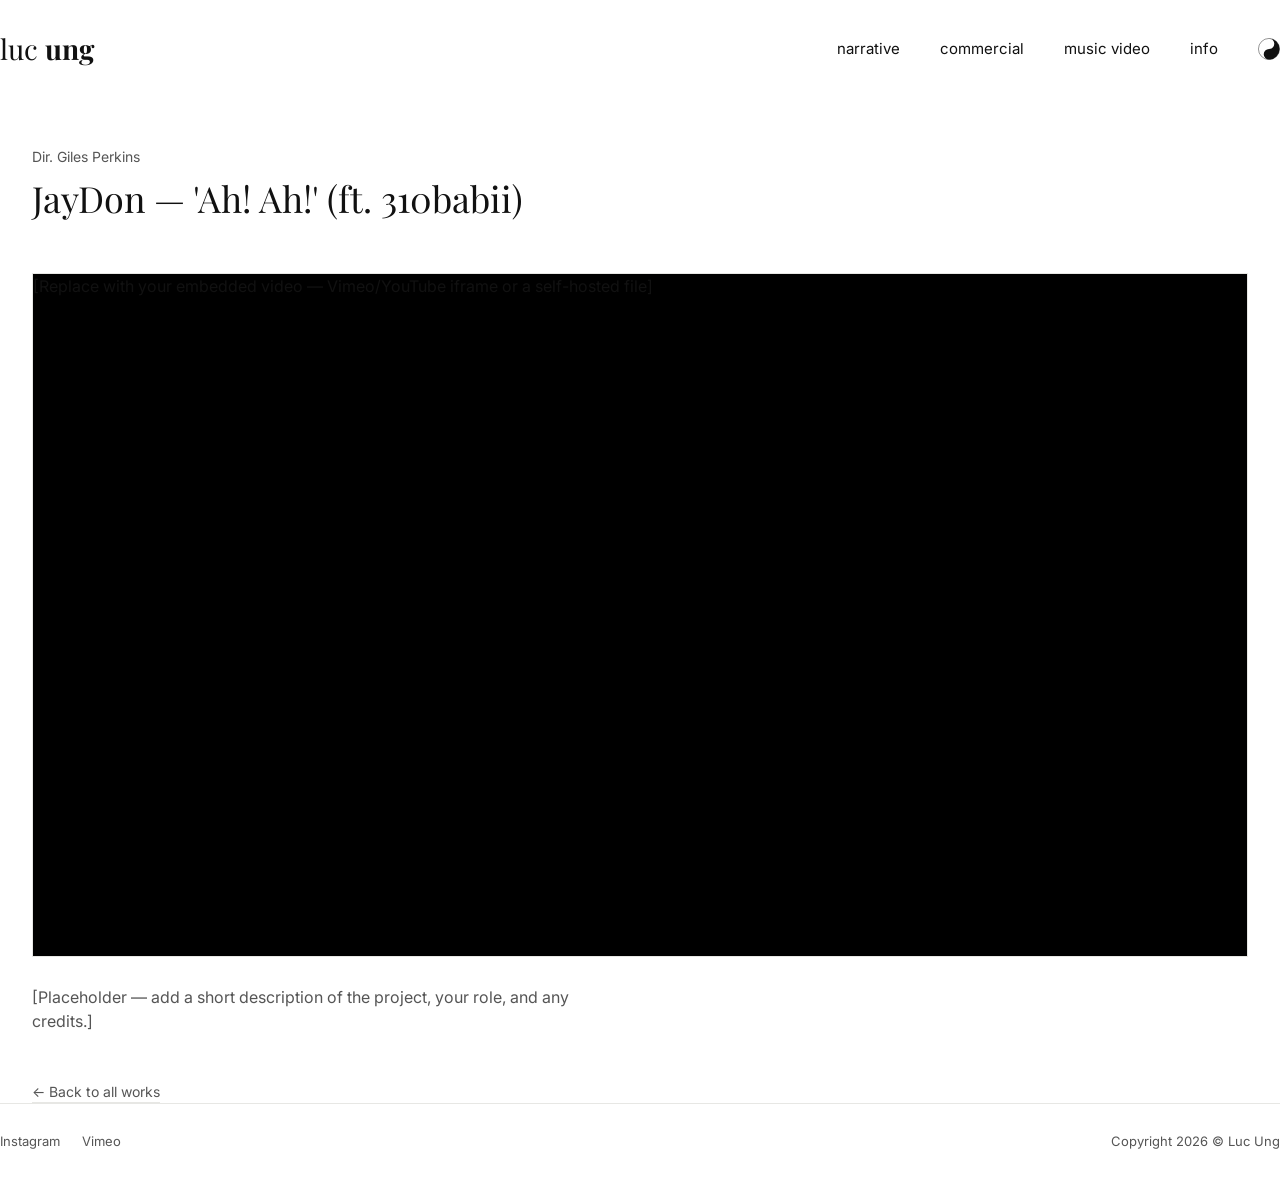
<file: projects/jaydon-ah-ah.html>
<!DOCTYPE html>
<html lang="en">
<head>
<meta charset="UTF-8">
<meta name="viewport" content="width=device-width, initial-scale=1.0">
<title>JayDon — 'Ah! Ah!' (ft. 310babii) | Luc Ung</title>
<link rel="stylesheet" href="../styles.css">
</head>
<body>

<header class="site wrap">
  <div class="site-name"><a href="../index.html"><span class="luc">luc</span> <span class="ung">ung</span></a></div>
  <nav class="primary">
    <a href="../narrative.html">narrative</a>
    <a href="../commercial.html">commercial</a>
    <a href="../music-video.html">music video</a>
    <a href="../info.html">info</a>
    <svg class="yinyang" viewBox="0 0 100 100" aria-hidden="true">
      <circle cx="50" cy="50" r="48" fill="none" stroke="#111" stroke-width="2"/>
      <path d="M50,2 A48,48 0 0,1 50,98 A24,24 0 0,1 50,50 A24,24 0 0,0 50,2 Z" fill="#111"/>
      <circle cx="50" cy="26" r="6" fill="#fff"/>
      <circle cx="50" cy="74" r="6" fill="#111"/>
    </svg>
  </nav>
</header>

<main class="wrap">
  <section class="project-hero">
    <p class="kicker">Dir. Giles Perkins</p>
    <h1>JayDon — 'Ah! Ah!' (ft. 310babii)</h1>
  </section>

  <div class="video-frame">
    [Replace with your embedded video — Vimeo/YouTube iframe or a self-hosted file]
  </div>

  <p style="color:var(--muted); max-width:56ch;">
    [Placeholder — add a short description of the project, your role, and any credits.]
  </p>

  <a href="../index.html" class="back-link">&larr; Back to all works</a>
</main>

<footer class="site wrap">
  <div>
    <a href="https://www.instagram.com/luc.ung/" target="_blank" rel="noopener">Instagram</a>
    <a href="https://vimeo.com/lucung" target="_blank" rel="noopener">Vimeo</a>
  </div>
  <div>Copyright 2026 © Luc Ung</div>
</footer>

</body>
</html>
</file>
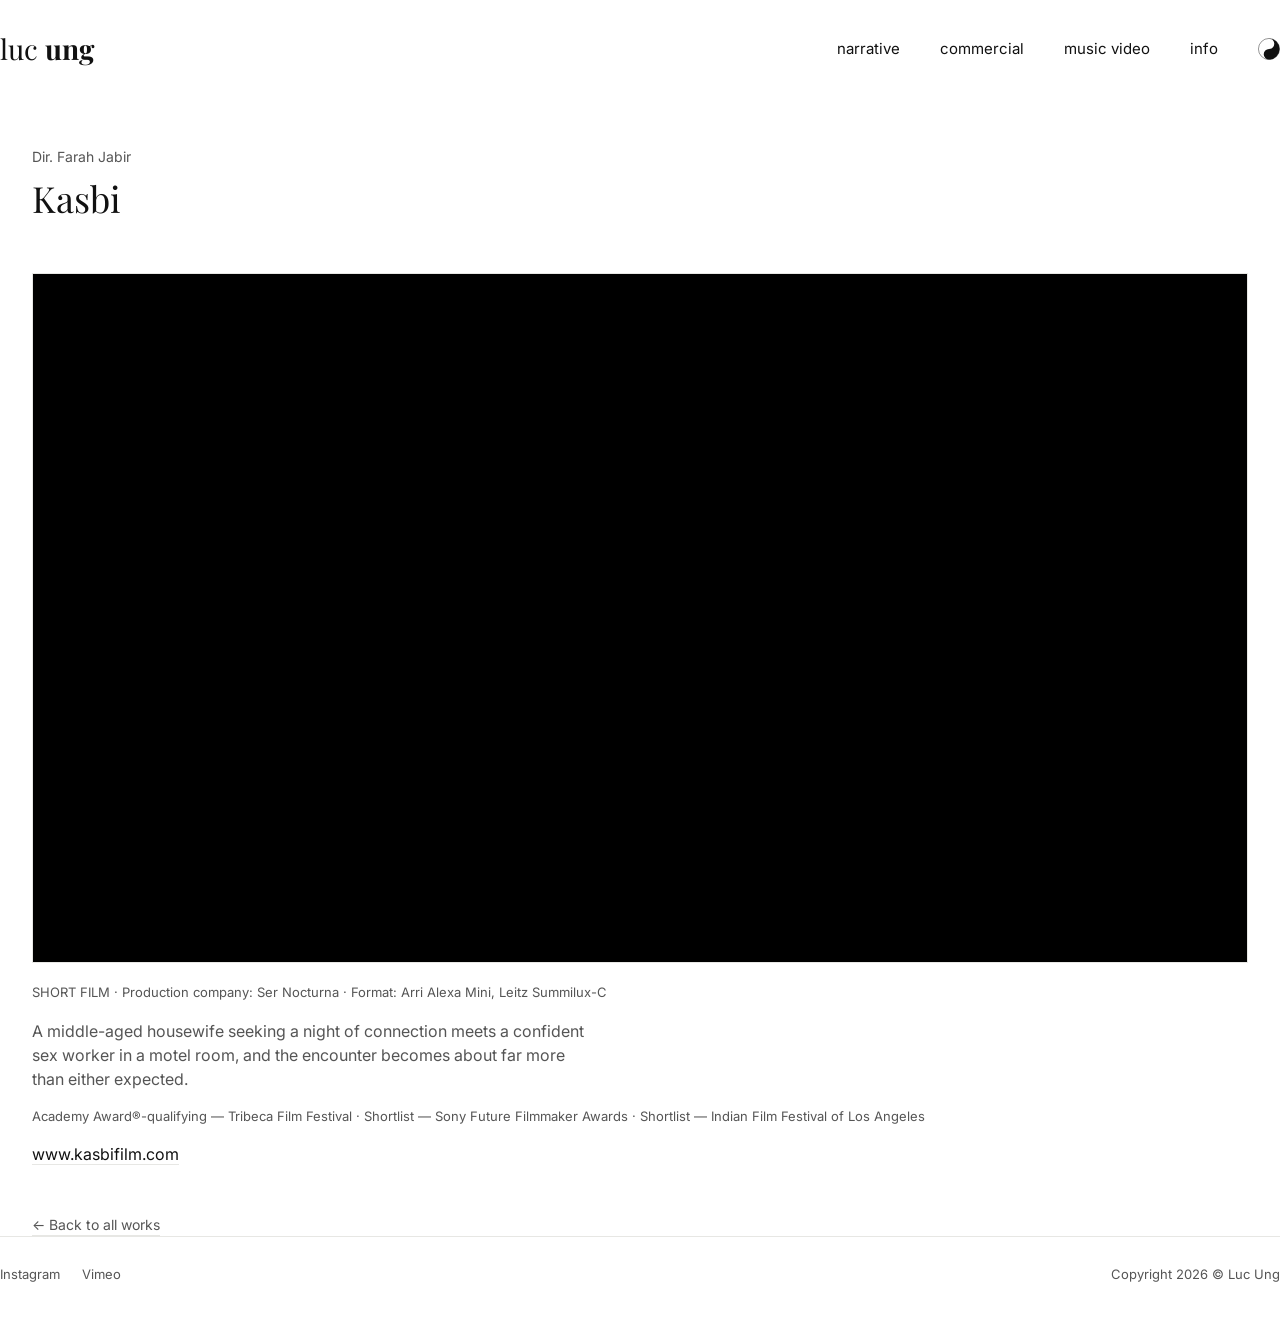
<file: projects/kasbi.html>
<!DOCTYPE html>
<html lang="en">
<head>
<meta charset="UTF-8">
<meta name="viewport" content="width=device-width, initial-scale=1.0">
<title>Kasbi | Luc Ung</title>
<link rel="stylesheet" href="../styles.css">
</head>
<body>

<header class="site wrap">
  <div class="site-name"><a href="../index.html"><span class="luc">luc</span> <span class="ung">ung</span></a></div>
  <nav class="primary">
    <a href="../narrative.html">narrative</a>
    <a href="../commercial.html">commercial</a>
    <a href="../music-video.html">music video</a>
    <a href="../info.html">info</a>
    <svg class="yinyang" viewBox="0 0 100 100" aria-hidden="true">
      <circle cx="50" cy="50" r="48" fill="none" stroke="#111" stroke-width="2"/>
      <path d="M50,2 A48,48 0 0,1 50,98 A24,24 0 0,1 50,50 A24,24 0 0,0 50,2 Z" fill="#111"/>
      <circle cx="50" cy="26" r="6" fill="#fff"/>
      <circle cx="50" cy="74" r="6" fill="#111"/>
    </svg>
  </nav>
</header>

<main class="wrap">
  <section class="project-hero">
    <p class="kicker">Dir. Farah Jabir</p>
    <h1>Kasbi</h1>
  </section>

  <div class="video-frame" style="aspect-ratio:16/9; padding:0; background:#000;">
    <iframe style="width:100%; height:100%; border:0;" src="https://www.youtube.com/embed/Th14i76iZh8" title="Kasbi" allowfullscreen></iframe>
  </div>

  <p style="color:var(--muted); font-size:13px; margin-top:-8px;">
    SHORT FILM &middot; Production company: Ser Nocturna &middot; Format: Arri Alexa Mini, Leitz Summilux-C
  </p>

  <p style="color:var(--muted); max-width:56ch;">
    A middle-aged housewife seeking a night of connection meets a confident sex worker in a motel room, and the encounter becomes about far more than either expected.
  </p>

  <p style="color:var(--muted); font-size:13px;">
    Academy Award&reg;-qualifying — Tribeca Film Festival &middot; Shortlist — Sony Future Filmmaker Awards &middot; Shortlist — Indian Film Festival of Los Angeles
  </p>

  <p><a href="https://www.kasbifilm.com/" target="_blank" rel="noopener" style="border-bottom:1px solid var(--line);">www.kasbifilm.com</a></p>

  <a href="../index.html" class="back-link">&larr; Back to all works</a>
</main>

<footer class="site wrap">
  <div>
    <a href="https://www.instagram.com/luc.ung/" target="_blank" rel="noopener">Instagram</a>
    <a href="https://vimeo.com/lucung" target="_blank" rel="noopener">Vimeo</a>
  </div>
  <div>Copyright 2026 © Luc Ung</div>
</footer>

</body>
</html>
</file>
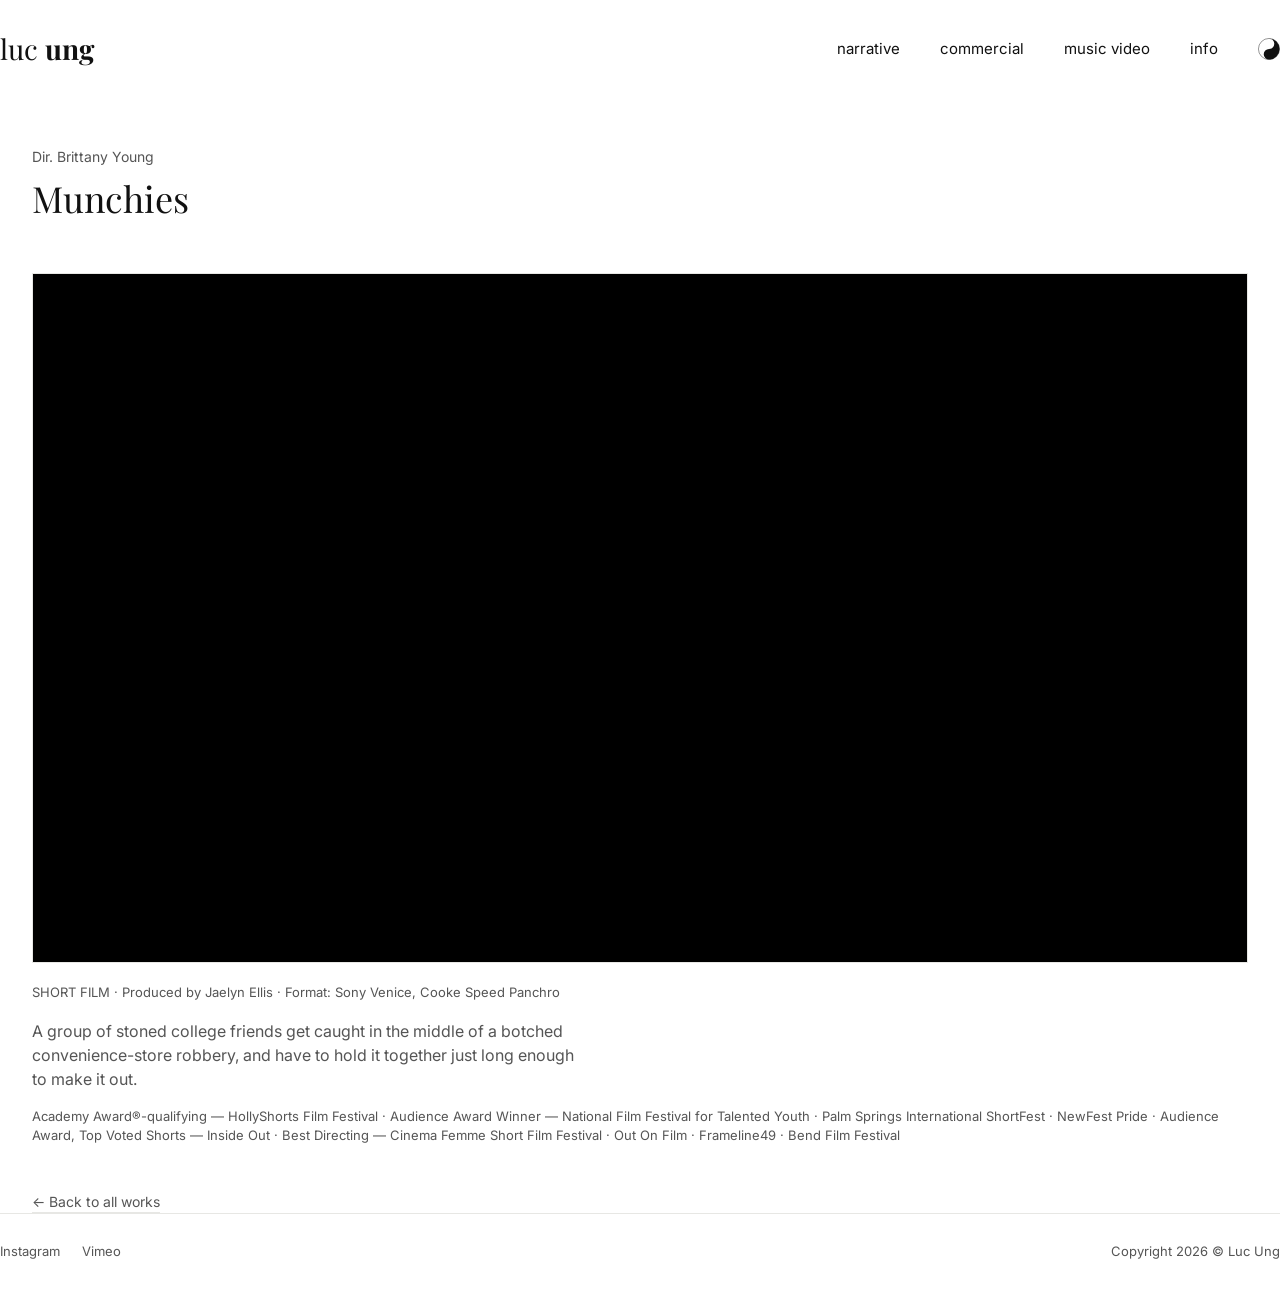
<file: projects/munchies.html>
<!DOCTYPE html>
<html lang="en">
<head>
<meta charset="UTF-8">
<meta name="viewport" content="width=device-width, initial-scale=1.0">
<title>Munchies | Luc Ung</title>
<link rel="stylesheet" href="../styles.css">
</head>
<body>

<header class="site wrap">
  <div class="site-name"><a href="../index.html"><span class="luc">luc</span> <span class="ung">ung</span></a></div>
  <nav class="primary">
    <a href="../narrative.html">narrative</a>
    <a href="../commercial.html">commercial</a>
    <a href="../music-video.html">music video</a>
    <a href="../info.html">info</a>
    <svg class="yinyang" viewBox="0 0 100 100" aria-hidden="true">
      <circle cx="50" cy="50" r="48" fill="none" stroke="#111" stroke-width="2"/>
      <path d="M50,2 A48,48 0 0,1 50,98 A24,24 0 0,1 50,50 A24,24 0 0,0 50,2 Z" fill="#111"/>
      <circle cx="50" cy="26" r="6" fill="#fff"/>
      <circle cx="50" cy="74" r="6" fill="#111"/>
    </svg>
  </nav>
</header>

<main class="wrap">
  <section class="project-hero">
    <p class="kicker">Dir. Brittany Young</p>
    <h1>Munchies</h1>
  </section>

  <div class="video-frame" style="aspect-ratio:16/9; padding:0; background:#000;">
    <iframe style="width:100%; height:100%; border:0;" src="https://www.youtube.com/embed/bypSDfmIE20" title="Munchies" allowfullscreen></iframe>
  </div>

  <p style="color:var(--muted); font-size:13px; margin-top:-8px;">
    SHORT FILM &middot; Produced by Jaelyn Ellis &middot; Format: Sony Venice, Cooke Speed Panchro
  </p>

  <p style="color:var(--muted); max-width:56ch;">
    A group of stoned college friends get caught in the middle of a botched convenience-store robbery, and have to hold it together just long enough to make it out.
  </p>

  <p style="color:var(--muted); font-size:13px;">
    Academy Award&reg;-qualifying — HollyShorts Film Festival &middot; Audience Award Winner — National Film Festival for Talented Youth &middot; Palm Springs International ShortFest &middot; NewFest Pride &middot; Audience Award, Top Voted Shorts — Inside Out &middot; Best Directing — Cinema Femme Short Film Festival &middot; Out On Film &middot; Frameline49 &middot; Bend Film Festival
  </p>

  <a href="../index.html" class="back-link">&larr; Back to all works</a>
</main>

<footer class="site wrap">
  <div>
    <a href="https://www.instagram.com/luc.ung/" target="_blank" rel="noopener">Instagram</a>
    <a href="https://vimeo.com/lucung" target="_blank" rel="noopener">Vimeo</a>
  </div>
  <div>Copyright 2026 © Luc Ung</div>
</footer>

</body>
</html>
</file>
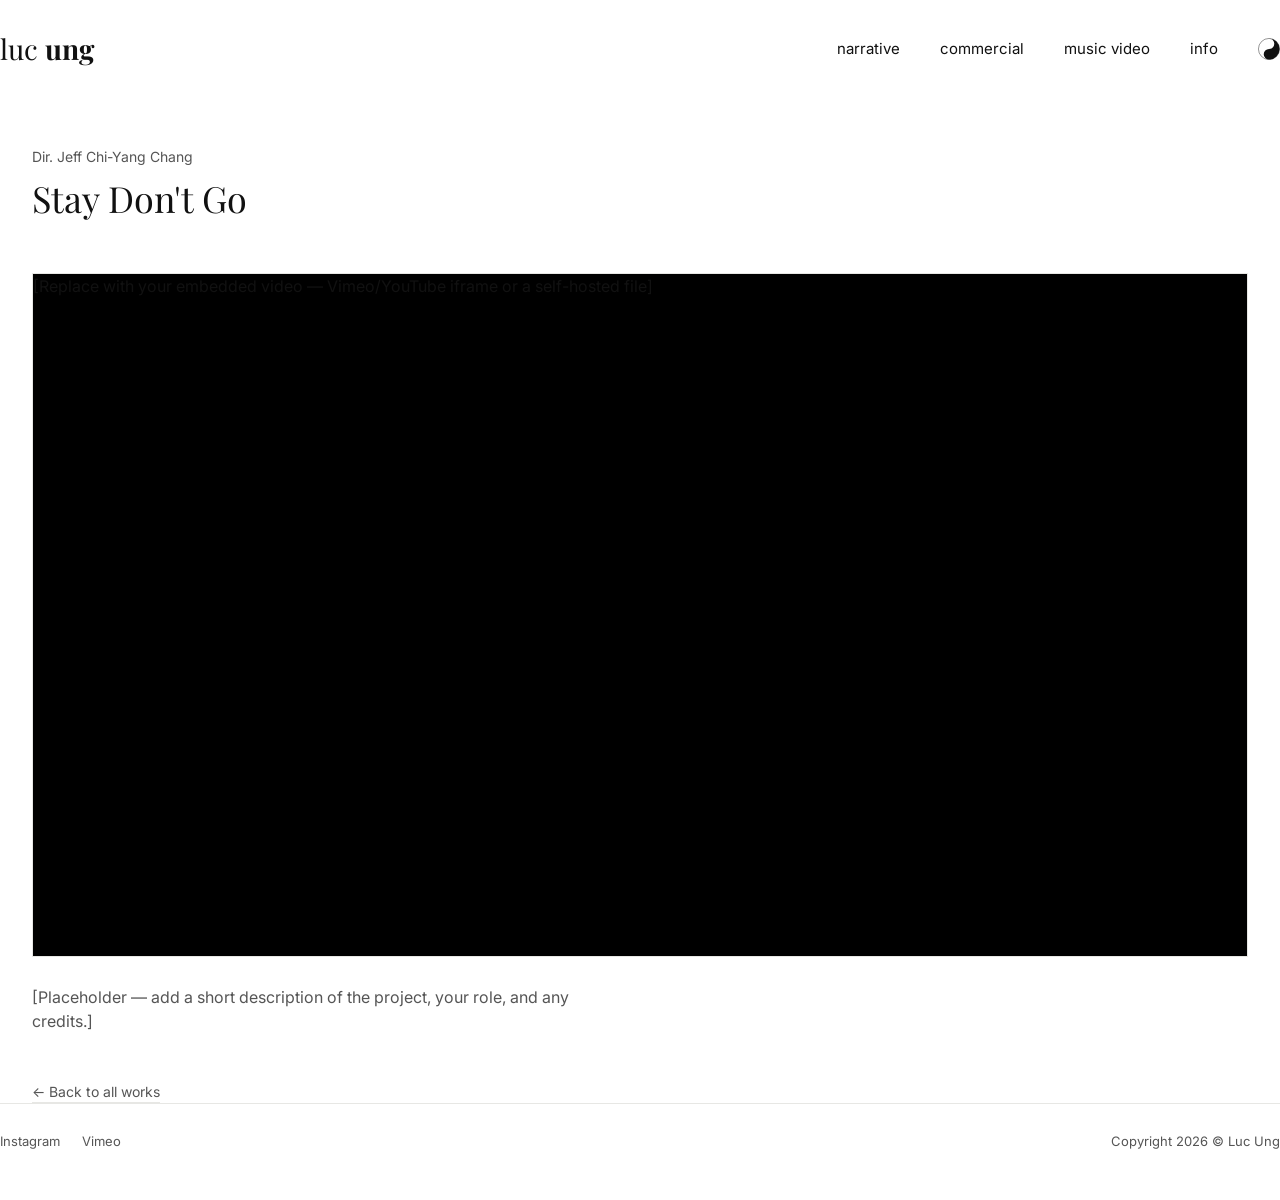
<file: projects/stay-dont-go.html>
<!DOCTYPE html>
<html lang="en">
<head>
<meta charset="UTF-8">
<meta name="viewport" content="width=device-width, initial-scale=1.0">
<title>Stay Don't Go | Luc Ung</title>
<link rel="stylesheet" href="../styles.css">
</head>
<body>

<header class="site wrap">
  <div class="site-name"><a href="../index.html"><span class="luc">luc</span> <span class="ung">ung</span></a></div>
  <nav class="primary">
    <a href="../narrative.html">narrative</a>
    <a href="../commercial.html">commercial</a>
    <a href="../music-video.html">music video</a>
    <a href="../info.html">info</a>
    <svg class="yinyang" viewBox="0 0 100 100" aria-hidden="true">
      <circle cx="50" cy="50" r="48" fill="none" stroke="#111" stroke-width="2"/>
      <path d="M50,2 A48,48 0 0,1 50,98 A24,24 0 0,1 50,50 A24,24 0 0,0 50,2 Z" fill="#111"/>
      <circle cx="50" cy="26" r="6" fill="#fff"/>
      <circle cx="50" cy="74" r="6" fill="#111"/>
    </svg>
  </nav>
</header>

<main class="wrap">
  <section class="project-hero">
    <p class="kicker">Dir. Jeff Chi-Yang Chang</p>
    <h1>Stay Don't Go</h1>
  </section>

  <div class="video-frame">
    [Replace with your embedded video — Vimeo/YouTube iframe or a self-hosted file]
  </div>

  <p style="color:var(--muted); max-width:56ch;">
    [Placeholder — add a short description of the project, your role, and any credits.]
  </p>

  <a href="../index.html" class="back-link">&larr; Back to all works</a>
</main>

<footer class="site wrap">
  <div>
    <a href="https://www.instagram.com/luc.ung/" target="_blank" rel="noopener">Instagram</a>
    <a href="https://vimeo.com/lucung" target="_blank" rel="noopener">Vimeo</a>
  </div>
  <div>Copyright 2026 © Luc Ung</div>
</footer>

</body>
</html>
</file>
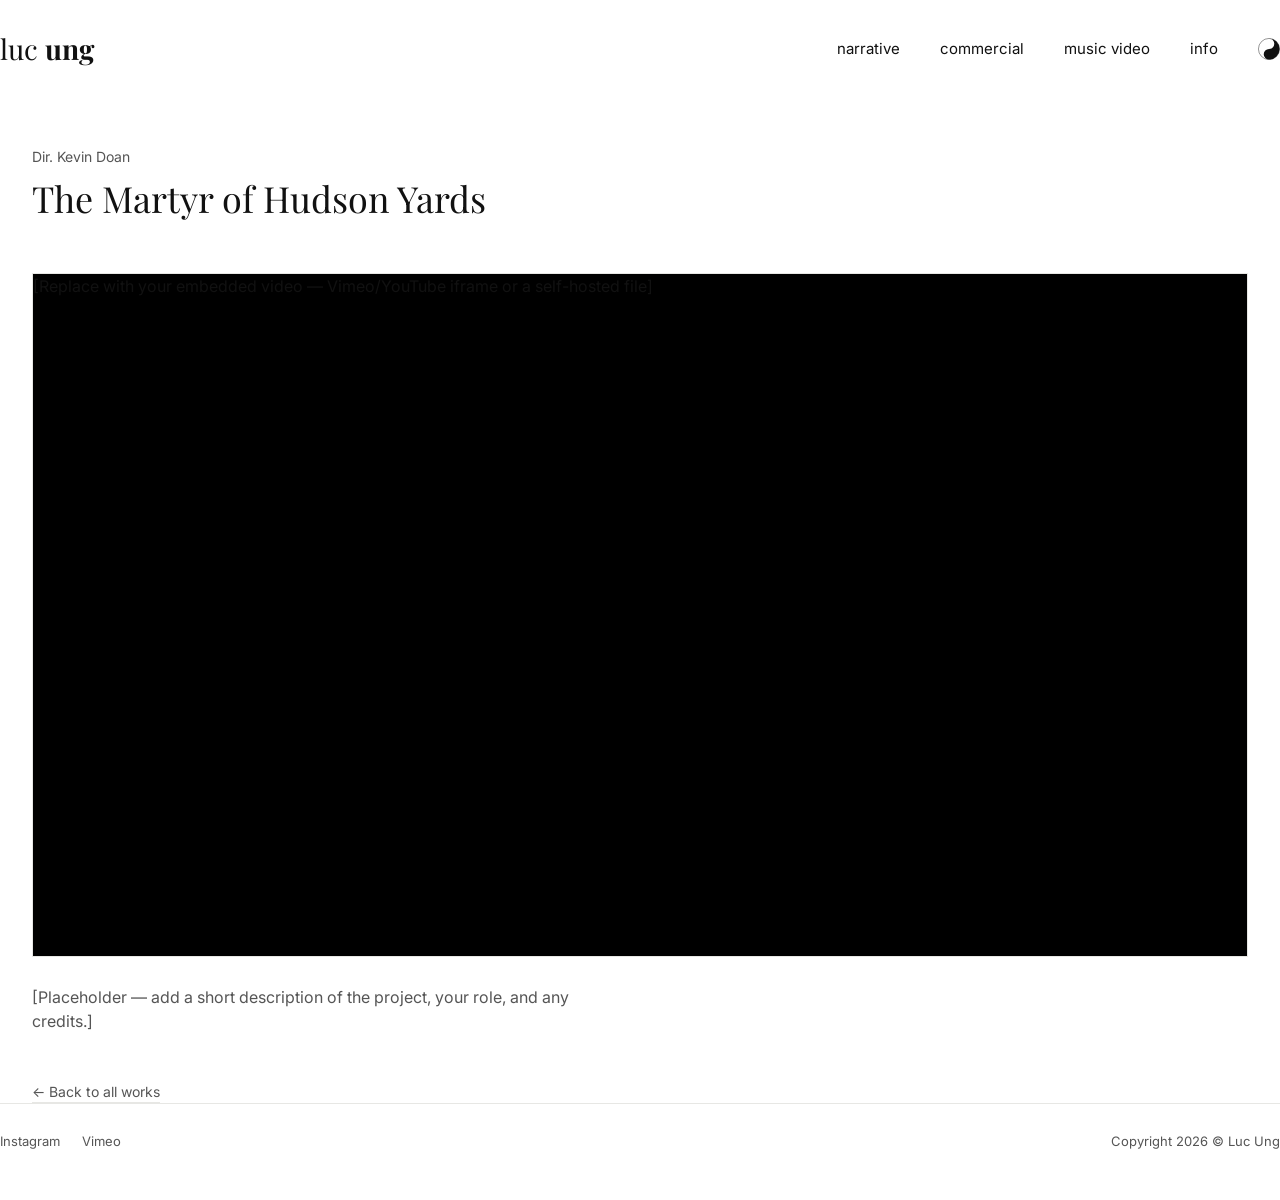
<file: projects/the-martyr-of-hudson-yards.html>
<!DOCTYPE html>
<html lang="en">
<head>
<meta charset="UTF-8">
<meta name="viewport" content="width=device-width, initial-scale=1.0">
<title>The Martyr of Hudson Yards | Luc Ung</title>
<link rel="stylesheet" href="../styles.css">
</head>
<body>

<header class="site wrap">
  <div class="site-name"><a href="../index.html"><span class="luc">luc</span> <span class="ung">ung</span></a></div>
  <nav class="primary">
    <a href="../narrative.html">narrative</a>
    <a href="../commercial.html">commercial</a>
    <a href="../music-video.html">music video</a>
    <a href="../info.html">info</a>
    <svg class="yinyang" viewBox="0 0 100 100" aria-hidden="true">
      <circle cx="50" cy="50" r="48" fill="none" stroke="#111" stroke-width="2"/>
      <path d="M50,2 A48,48 0 0,1 50,98 A24,24 0 0,1 50,50 A24,24 0 0,0 50,2 Z" fill="#111"/>
      <circle cx="50" cy="26" r="6" fill="#fff"/>
      <circle cx="50" cy="74" r="6" fill="#111"/>
    </svg>
  </nav>
</header>

<main class="wrap">
  <section class="project-hero">
    <p class="kicker">Dir. Kevin Doan</p>
    <h1>The Martyr of Hudson Yards</h1>
  </section>

  <div class="video-frame">
    [Replace with your embedded video — Vimeo/YouTube iframe or a self-hosted file]
  </div>

  <p style="color:var(--muted); max-width:56ch;">
    [Placeholder — add a short description of the project, your role, and any credits.]
  </p>

  <a href="../index.html" class="back-link">&larr; Back to all works</a>
</main>

<footer class="site wrap">
  <div>
    <a href="https://www.instagram.com/luc.ung/" target="_blank" rel="noopener">Instagram</a>
    <a href="https://vimeo.com/lucung" target="_blank" rel="noopener">Vimeo</a>
  </div>
  <div>Copyright 2026 © Luc Ung</div>
</footer>

</body>
</html>
</file>
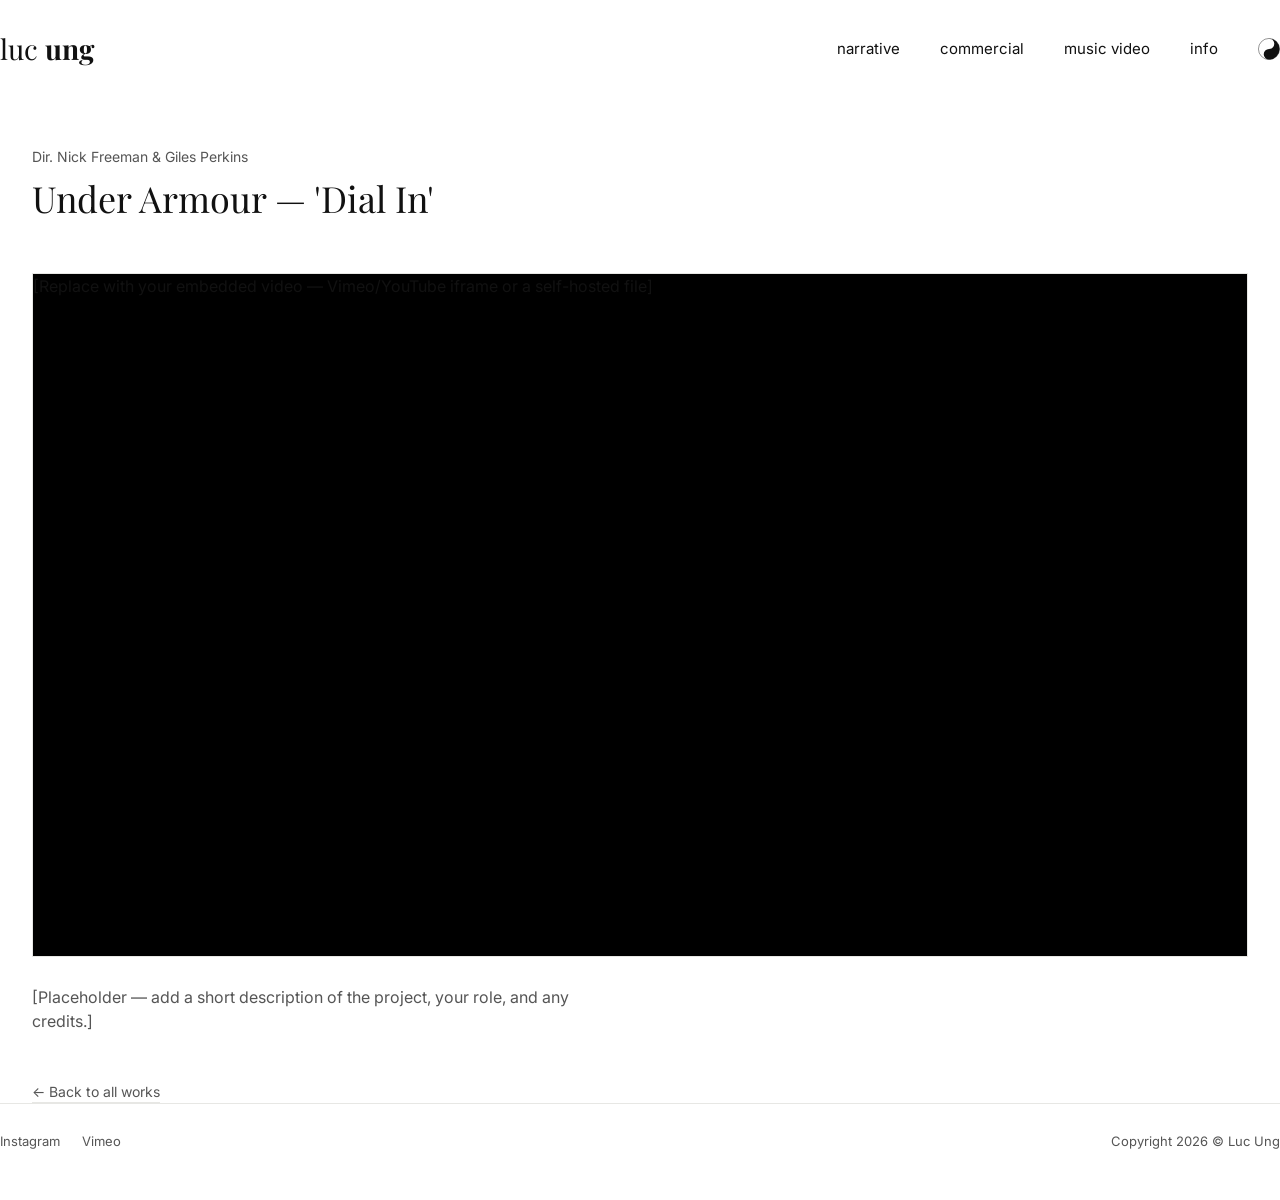
<file: projects/under-armour.html>
<!DOCTYPE html>
<html lang="en">
<head>
<meta charset="UTF-8">
<meta name="viewport" content="width=device-width, initial-scale=1.0">
<title>Under Armour — 'Dial In' | Luc Ung</title>
<link rel="stylesheet" href="../styles.css">
</head>
<body>

<header class="site wrap">
  <div class="site-name"><a href="../index.html"><span class="luc">luc</span> <span class="ung">ung</span></a></div>
  <nav class="primary">
    <a href="../narrative.html">narrative</a>
    <a href="../commercial.html">commercial</a>
    <a href="../music-video.html">music video</a>
    <a href="../info.html">info</a>
    <svg class="yinyang" viewBox="0 0 100 100" aria-hidden="true">
      <circle cx="50" cy="50" r="48" fill="none" stroke="#111" stroke-width="2"/>
      <path d="M50,2 A48,48 0 0,1 50,98 A24,24 0 0,1 50,50 A24,24 0 0,0 50,2 Z" fill="#111"/>
      <circle cx="50" cy="26" r="6" fill="#fff"/>
      <circle cx="50" cy="74" r="6" fill="#111"/>
    </svg>
  </nav>
</header>

<main class="wrap">
  <section class="project-hero">
    <p class="kicker">Dir. Nick Freeman &amp; Giles Perkins</p>
    <h1>Under Armour — 'Dial In'</h1>
  </section>

  <div class="video-frame">
    [Replace with your embedded video — Vimeo/YouTube iframe or a self-hosted file]
  </div>

  <p style="color:var(--muted); max-width:56ch;">
    [Placeholder — add a short description of the project, your role, and any credits.]
  </p>

  <a href="../index.html" class="back-link">&larr; Back to all works</a>
</main>

<footer class="site wrap">
  <div>
    <a href="https://www.instagram.com/luc.ung/" target="_blank" rel="noopener">Instagram</a>
    <a href="https://vimeo.com/lucung" target="_blank" rel="noopener">Vimeo</a>
  </div>
  <div>Copyright 2026 © Luc Ung</div>
</footer>

</body>
</html>
</file>
<file: styles.css>
@import url('https://fonts.googleapis.com/css2?family=Playfair+Display:ital,wght@0,400;0,600;1,400&family=Inter:wght@400;500&display=swap');

:root{
  --bg:#ffffff;
  --fg:#111111;
  --muted:#555555;
  --line:#e7e7e4;
  --maxw:1500px;
}

*{box-sizing:border-box;}

body{
  margin:0;
  background:var(--bg);
  color:var(--fg);
  font-family:'Inter', system-ui, sans-serif;
  font-size:16px;
  line-height:1.5;
}

a{color:inherit; text-decoration:none;}

.wrap{max-width:var(--maxw); margin:0 auto; padding:0 32px;}

/* Header */
header.site{
  display:flex;
  justify-content:space-between;
  align-items:center;
  padding:28px 0;
}

.site-name{
  font-family:'Playfair Display', serif;
  font-size:28px;
}
.site-name .ung{font-weight:700;}
.site-name .luc{font-weight:400;}

nav.primary{
  display:flex;
  align-items:center;
  gap:40px;
}

nav.primary a{
  font-size:15px;
  color:var(--fg);
  transition:opacity .15s ease;
}
nav.primary a:hover{opacity:.55;}

.yinyang{width:22px; height:22px; flex:none;}

/* Hero / heading */
.hero{
  padding:40px 0 48px;
  text-align:center;
}
.hero h1{
  font-family:'Playfair Display', serif;
  font-weight:400;
  font-size:20px;
  letter-spacing:0.3em;
  text-transform:uppercase;
  margin:0 0 10px;
}
.hero p{color:var(--muted); font-size:14px; margin:0;}

/* Works grid */
.works{padding-bottom:80px;}

.work{margin-bottom:56px;}

.triptych{
  display:grid;
  grid-template-columns:repeat(3,1fr);
  gap:4px;
}

.still{
  aspect-ratio:4/3;
  background:#fafafa;
  border:1px dashed #cfcfca;
  display:flex;
  align-items:center;
  justify-content:center;
  color:#b7b7b2;
  font-size:12px;
  text-align:center;
  padding:8px;
}

.work-caption{
  display:grid;
  grid-template-columns:repeat(3,1fr);
  gap:4px;
  margin-top:14px;
}
.work-title{
  grid-column:1 / span 2;
  font-size:15px;
}
.work-dir{
  grid-column:3;
  font-size:15px;
  color:var(--fg);
}

.work > a{display:block;}
.work > a:hover .still{border-color:#aaa;}

/* Footer */
footer.site{
  border-top:1px solid var(--line);
  padding:28px 0 48px;
  display:flex;
  justify-content:space-between;
  flex-wrap:wrap;
  gap:12px;
  color:var(--muted);
  font-size:13px;
}
footer.site a{margin-right:18px;}
footer.site a:hover{color:var(--fg);}

/* Project page */
.project-hero{padding:48px 0 20px; text-align:left;}
.project-hero .kicker{color:var(--muted); font-size:14px; margin:0 0 4px;}
.project-hero h1{
  font-family:'Playfair Display', serif;
  font-weight:400;
  font-size:clamp(26px, 4vw, 36px);
  margin:0;
}

.video-frame{
  margin:28px 0;
  aspect-ratio:16/9;
  background:#000;
  border:1px solid var(--line);
}

.back-link{
  display:inline-block;
  margin:32px 0 0;
  color:var(--muted);
  font-size:14px;
  border-bottom:1px solid var(--line);
}
.back-link:hover{color:var(--fg); border-color:var(--fg);}

@media (max-width:720px){
  .triptych, .work-caption{grid-template-columns:1fr;}
  .work-dir{grid-column:1;}
  nav.primary{gap:20px; flex-wrap:wrap;}
}
</file>
